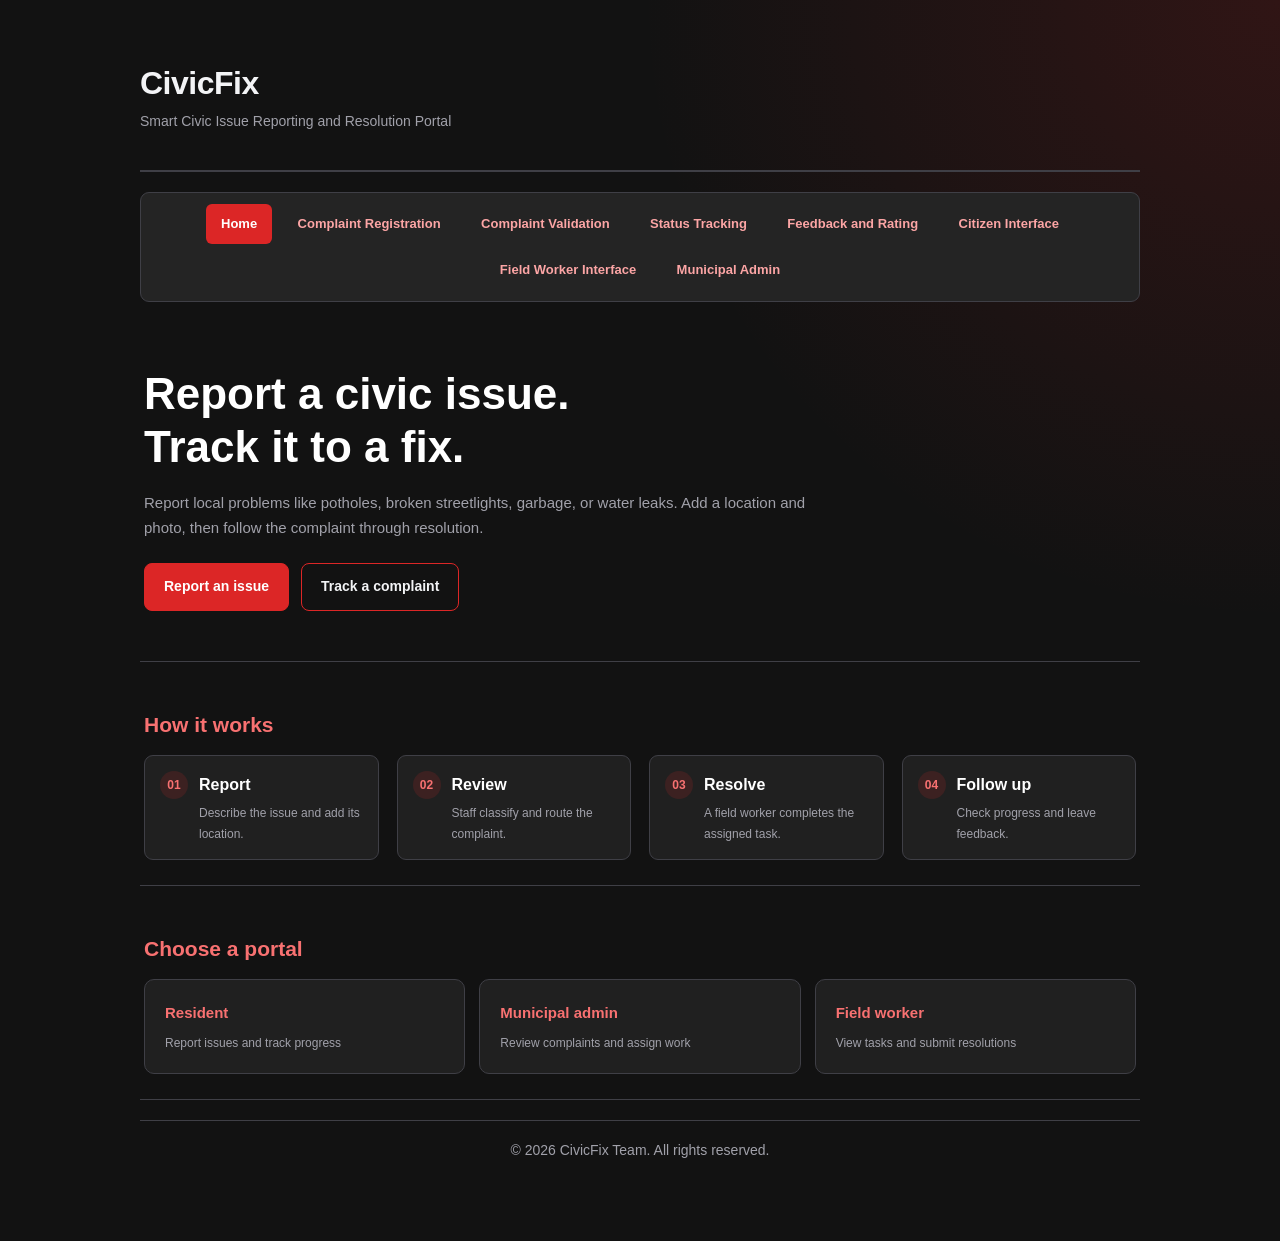
<file: html/index.html>
<!DOCTYPE html>
<html lang="en">
<head>
    <meta charset="UTF-8">
    <meta name="viewport" content="width=device-width, initial-scale=1.0">
    <meta name="description" content="CivicFix helps residents report local issues and follow them through review, assignment, and resolution.">
    <link rel="stylesheet" href="bootstrap.min.css">
    <link rel="stylesheet" href="style.css">
    <link rel="icon" type="image/png" href="../images/favicon.png">
    <title>CivicFix - Smart Civic Issue Reporting</title>
</head>
<body class="landing-body">
    <header>
        <h1>CivicFix</h1>
        <p>Smart Civic Issue Reporting and Resolution Portal</p>
    </header>

    <nav aria-label="Main navigation">
        <a href="index.html" aria-current="page">Home</a>
        <a href="complaint-registration.html">Complaint Registration</a>
        <a href="complaint-validation.html">Complaint Validation</a>
        <a href="status-tracking.html">Status Tracking</a>
        <a href="feedback-and-rating.html">Feedback and Rating</a>
        <a href="citizen.html">Citizen Interface</a>
        <a href="field-worker.html">Field Worker Interface</a>
        <a href="municipal-admin.html">Municipal Admin</a>
    </nav>

    <main class="landing-main">
        <section class="landing-hero">
            <div class="hero-copy">
                <h2>Report a civic issue.<br>Track it to a fix.</h2>
                <p>Report local problems like potholes, broken streetlights, garbage, or water leaks. Add a location and photo, then follow the complaint through resolution.</p>
                <div class="hero-actions">
                    <a href="citizen.html#report-issue">Report an issue</a>
                    <a href="status-tracking.html">Track a complaint</a>
                </div>
            </div>
        </section>

        <section class="workflow-section">
            <h2>How it works</h2>
            <ol class="workflow-steps">
                <li><span class="step-number">01</span><strong>Report</strong><span>Describe the issue and add its location.</span></li>
                <li><span class="step-number">02</span><strong>Review</strong><span>Staff classify and route the complaint.</span></li>
                <li><span class="step-number">03</span><strong>Resolve</strong><span>A field worker completes the assigned task.</span></li>
                <li><span class="step-number">04</span><strong>Follow up</strong><span>Check progress and leave feedback.</span></li>
            </ol>
        </section>

        <section class="portal-section">
            <h2>Choose a portal</h2>
            <div class="portal-links">
                <a href="citizen.html">
                    <strong>Resident</strong>
                    <span>Report issues and track progress</span>
                </a>
                <a href="municipal-admin.html">
                    <strong>Municipal admin</strong>
                    <span>Review complaints and assign work</span>
                </a>
                <a href="field-worker.html">
                    <strong>Field worker</strong>
                    <span>View tasks and submit resolutions</span>
                </a>
            </div>
        </section>

    </main>

    <footer>
        <p>&copy; 2026 CivicFix Team. All rights reserved.</p>
    </footer>
</body>
</html>
</file>
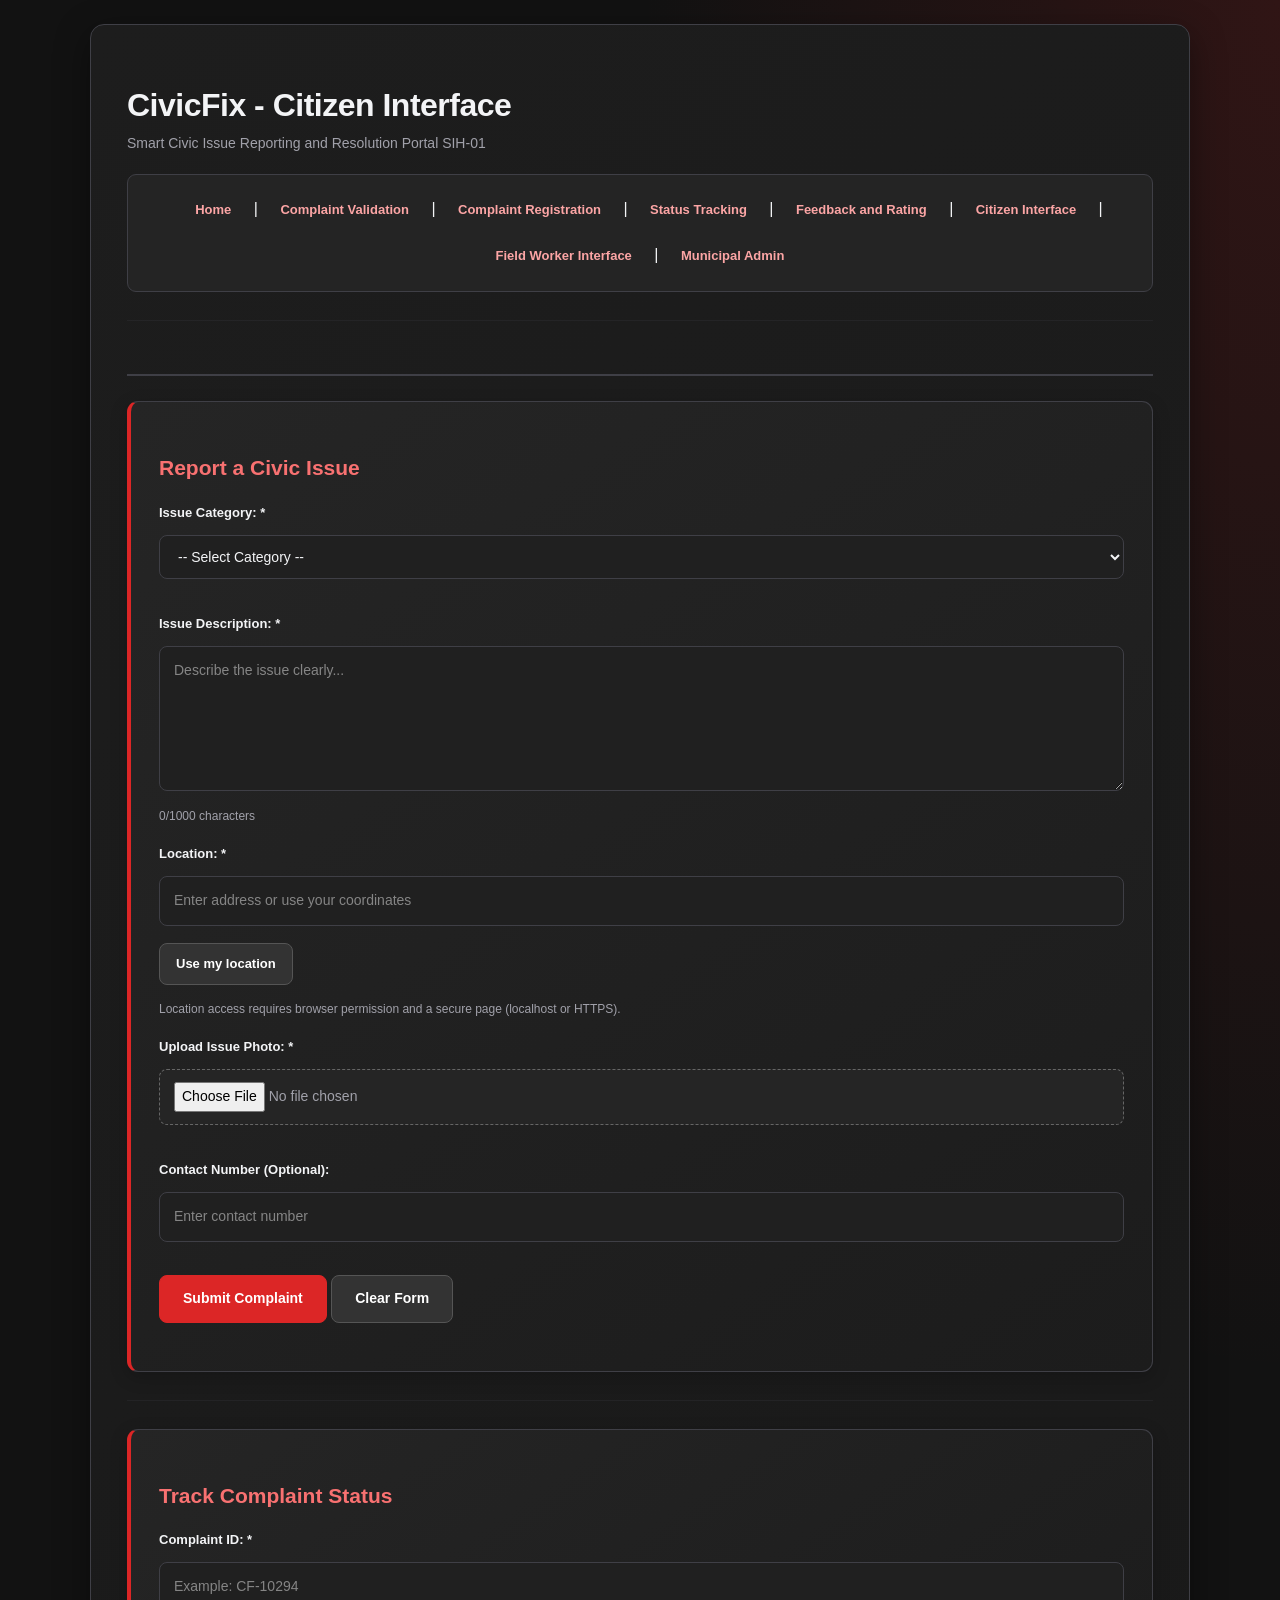
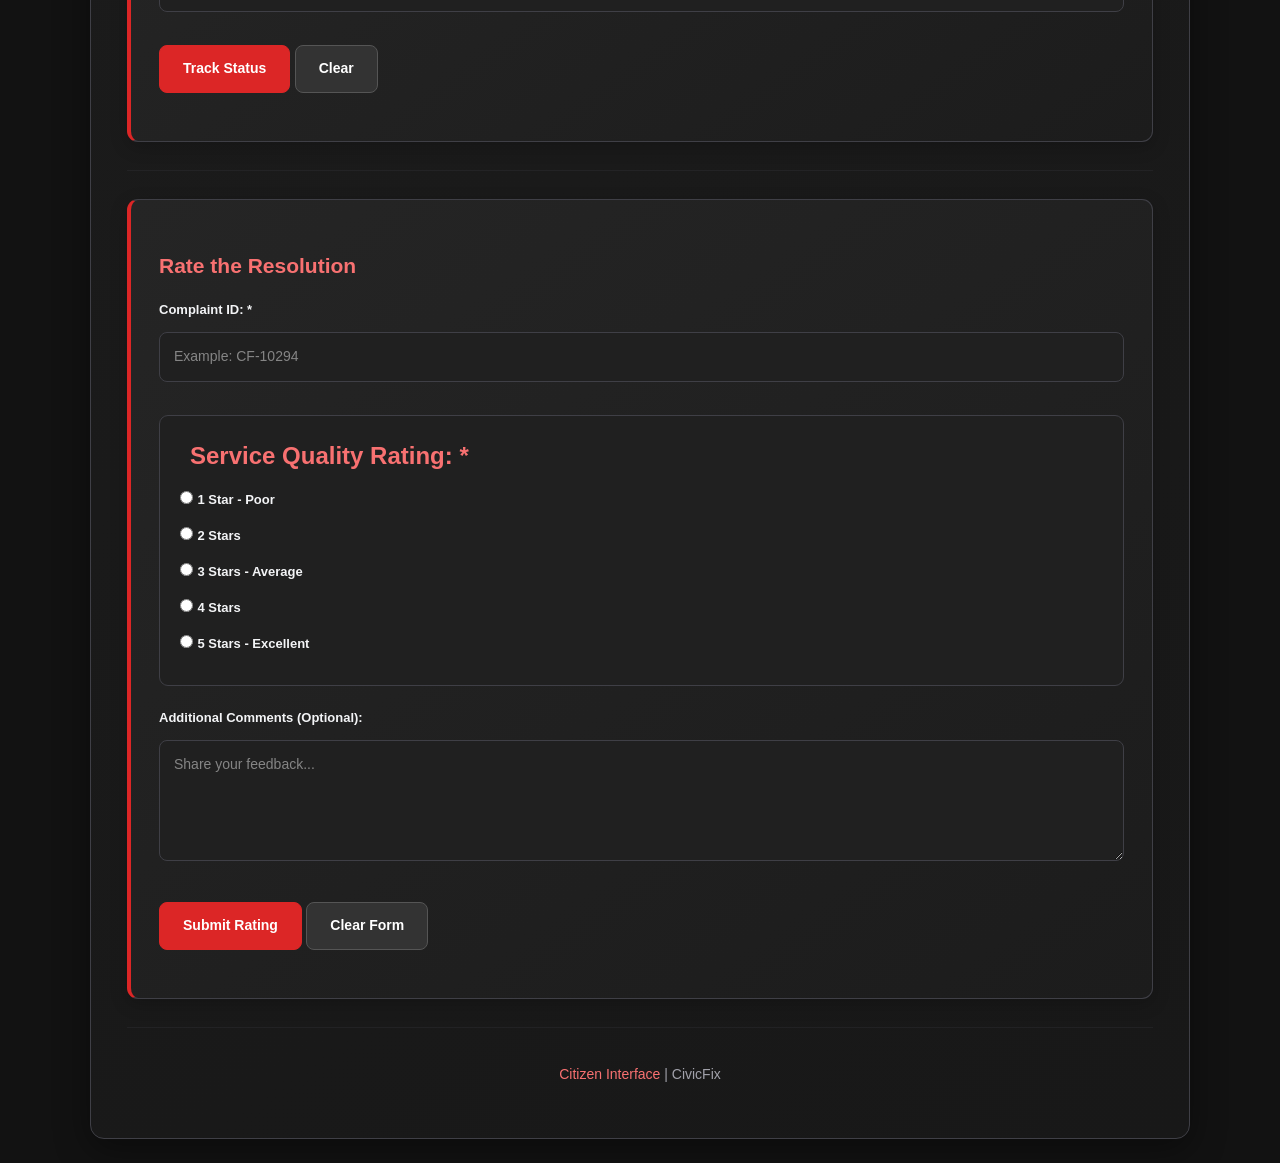
<file: html/citizen.html>
<!DOCTYPE html>
<html lang="en">
<head>
    <meta charset="UTF-8">
    <meta name="viewport" content="width=device-width, initial-scale=1.0">
    <link rel="stylesheet" href="bootstrap.min.css">
    <link rel="stylesheet" href="style.css">
    <script src="app.js" defer></script>
    <link rel="icon" type="image/png" href="../images/favicon.png">
    <title>CivicFix - Citizen Interface</title>
</head>
<body>
    <center>
    <header>
        <h1>CivicFix - Citizen Interface</h1>
        <p>Smart Civic Issue Reporting and Resolution Portal SIH-01</p>
        <nav>
            <a href="index.html">Home</a> |
            <a href="complaint-validation.html">Complaint Validation</a> |
            <a href="complaint-registration.html">Complaint Registration</a> |
            <a href="status-tracking.html">Status Tracking</a> |
            <a href="feedback-and-rating.html">Feedback and Rating</a> |
            <a href="citizen.html">Citizen Interface</a> |
            <a href="field-worker.html">Field Worker Interface</a> |
            <a href="municipal-admin.html">Municipal Admin</a>
        </nav>
        <hr>
    </header>

    <main>
        <section id="report-issue">
            <h2>Report a Civic Issue</h2>

            <form id="reportForm">
                <p>
                    <label for="category">Issue Category: <strong>*</strong></label><br>
                    <select id="category" name="category" required>
                        <option value="">-- Select Category --</option>
                        <option value="pothole">Pothole / Road Repair</option>
                        <option value="streetlight">Streetlight Failure</option>
                        <option value="garbage">Garbage Accumulation</option>
                        <option value="water">Sewage / Water Leakage</option>
                    </select>
                </p>
                <p>
                    <label for="description">Issue Description: <strong>*</strong></label><br>
                    <textarea id="description" name="description" rows="5" cols="45" minlength="10" maxlength="1000" required placeholder="Describe the issue clearly..."></textarea>
                    <span class="field-hint" id="descriptionCount" aria-live="polite">0/1000 characters</span>
                </p>
                <p>
                    <label for="location">Location: <strong>*</strong></label><br>
                    <input type="text" id="location" name="location" maxlength="180" required placeholder="Enter address or use your coordinates" aria-describedby="locationHint locationMessage">
                    <button id="useCurrentLocation" class="location-button" type="button">Use my location</button>
                    <span class="field-hint location-hint" id="locationHint">Location access requires browser permission and a secure page (localhost or HTTPS).</span>
                </p>
                <p class="form-feedback" id="locationMessage" role="status" aria-live="polite"></p>
                <p>
                    <label for="photo">Upload Issue Photo: <strong>*</strong></label><br>
                    <input type="file" id="photo" name="photo" accept="image/*" required>
                </p>
                <p class="form-feedback" id="photoMessage" role="status" aria-live="polite"></p>
                <img id="photoPreview" class="photo-preview" alt="Preview of the selected issue photo" hidden>
                <button id="cancelPhoto" class="photo-cancel-button" type="button" hidden>Remove selected photo</button>
                <p>
                    <label for="contact">Contact Number (Optional):</label><br>
                    <input type="tel" id="contact" name="contact" pattern="[0-9+() -]{7,18}" placeholder="Enter contact number">
                </p>
                <button type="submit">Submit Complaint</button>
                <button type="reset">Clear Form</button>
                <p class="form-feedback" id="reportMessage" role="status" aria-live="polite"></p>
            </form>
        </section>

        <hr>

        <section>
            <h2>Track Complaint Status</h2>

            <form action="#" method="get">
                <p>
                    <label for="complaint_id">Complaint ID: <strong>*</strong></label><br>
                    <input type="text" id="complaint_id" name="complaint_id" required pattern="CF-[A-Za-z0-9-]+" placeholder="Example: CF-10294">
                </p>
                <button type="submit">Track Status</button>
                <button type="reset">Clear</button>
            </form>
        </section>

        <hr>

        <section>
            <h2>Rate the Resolution</h2>

            <form id="ratingForm">
                <p>
                    <label for="rate_complaint_id">Complaint ID: <strong>*</strong></label><br>
                    <input type="text" id="rate_complaint_id" name="complaint_id" required placeholder="Example: CF-10294">
                </p>
                <fieldset>
                    <legend>Service Quality Rating: <strong>*</strong></legend>
                    <input type="radio" id="star1" name="rating" value="1" required>
                    <label for="star1">1 Star - Poor</label><br>
                    <input type="radio" id="star2" name="rating" value="2">
                    <label for="star2">2 Stars</label><br>
                    <input type="radio" id="star3" name="rating" value="3">
                    <label for="star3">3 Stars - Average</label><br>
                    <input type="radio" id="star4" name="rating" value="4">
                    <label for="star4">4 Stars</label><br>
                    <input type="radio" id="star5" name="rating" value="5">
                    <label for="star5">5 Stars - Excellent</label>
                </fieldset>
                <p class="form-feedback" id="ratingMessage" role="status" aria-live="polite"></p>
                <p>
                    <label for="feedback">Additional Comments (Optional):</label><br>
                    <textarea id="feedback" name="feedback" rows="4" cols="45" maxlength="500" placeholder="Share your feedback..."></textarea>
                </p>
                <button type="submit">Submit Rating</button>
                <button type="reset">Clear Form</button>
            </form>
        </section>
    </main>

    <hr>
    <footer><p><a href="citizen.html">Citizen Interface</a> | CivicFix</p></footer>
    </center>
</body>
</html>
</file>
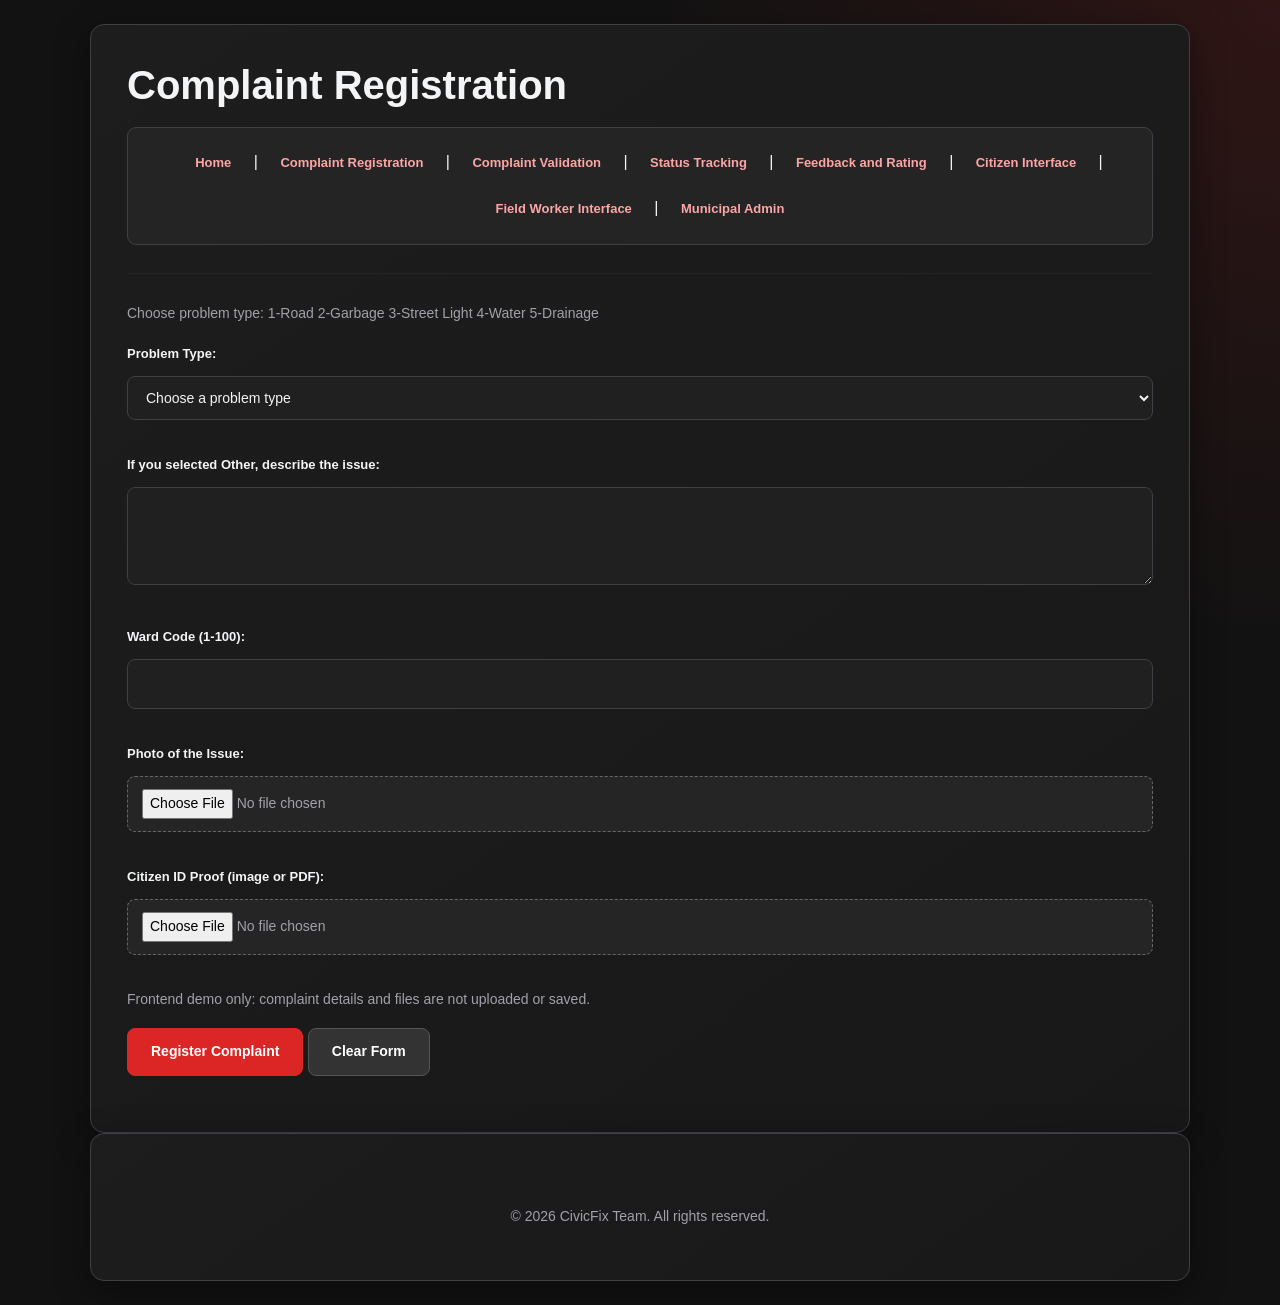
<file: html/complaint-registration.html>
<!DOCTYPE html>
<html lang="en">
<head>
    <meta charset="UTF-8">
    <meta name="viewport" content="width=device-width, initial-scale=1.0">
    <link rel="stylesheet" href="bootstrap.min.css">
    <link rel="stylesheet" href="style.css">
    <script src="app.js" defer></script>
    <link rel="icon" type="image/png" href="../images/favicon.png">
    <title>Complaint Registration</title>
</head>
<body>
    <center>
    <h1>Complaint Registration</h1>
    <nav>
        <a href="index.html">Home</a> |
        <a href="complaint-registration.html">Complaint Registration</a> |
        <a href="complaint-validation.html">Complaint Validation</a> |
        <a href="status-tracking.html">Status Tracking</a> |
        <a href="feedback-and-rating.html">Feedback and Rating</a> |
        <a href="citizen.html">Citizen Interface</a> |
        <a href="field-worker.html">Field Worker Interface</a> |
        <a href="municipal-admin.html">Municipal Admin</a>
    </nav>
    <hr>

    <form id="registrationForm">
        <p>Choose problem type: 1-Road 2-Garbage 3-Street Light 4-Water 5-Drainage</p>
        <p>
            <label for="problemType">Problem Type:</label><br>
            <select id="problemType" name="problemType" required>
                <option value="">Choose a problem type</option> 
                <option value="1">1 - Road</option>
                <option value="2">2 - Garbage</option>
                <option value="3">3 - Street Light</option>
                <option value="4">4 - Water</option>
                <option value="5">5 - Drainage</option>
                <option value="other">Other</option>
            </select>
        </p>
        <p>
            <label for="otherIssue">If you selected Other, describe the issue:</label><br>
            <textarea id="otherIssue" name="otherIssue" rows="3" cols="35"></textarea>
        </p>
        <p>
            <label for="wardcode">Ward Code (1-100):</label><br>
            <input type="number" id="wardcode" name="wardcode" min="1" max="100" required>
        </p>
        <p>
            <label for="issuePhoto">Photo of the Issue:</label><br>
            <input type="file" id="issuePhoto" name="issuePhoto" accept="image/*" required aria-describedby="issuePhotoMessage">
        </p>
        <p class="form-feedback" id="issuePhotoMessage" role="status" aria-live="polite"></p>
        <img id="issuePhotoPreview" class="photo-preview" alt="Preview of the selected issue photo" hidden>
        <button id="cancelIssuePhoto" class="photo-cancel-button" type="button" hidden>Remove issue photo</button>
        <p>
            <label for="citizenIdProof">Citizen ID Proof (image or PDF):</label><br>
            <input type="file" id="citizenIdProof" name="citizenIdProof" accept="image/*,.pdf" required aria-describedby="citizenIdProofMessage">
        </p>
        <p class="form-feedback" id="citizenIdProofMessage" role="status" aria-live="polite"></p>
        <img id="citizenIdProofPreview" class="photo-preview" alt="Preview of the selected citizen ID proof" hidden>
        <button id="cancelCitizenIdProof" class="photo-cancel-button" type="button" hidden>Remove ID proof</button>
        <p>Frontend demo only: complaint details and files are not uploaded or saved.</p>
        <button type="submit">Register Complaint</button>
        <button type="reset">Clear Form</button>
    </form>

    <div id="registrationResult" class="form-feedback" role="status" aria-live="polite"></div>
    </center>
    <center>
    <footer>
        <p>&copy; 2026 CivicFix Team. All rights reserved.</p>
    </footer>
    </center>
</body>
</html>
</file>
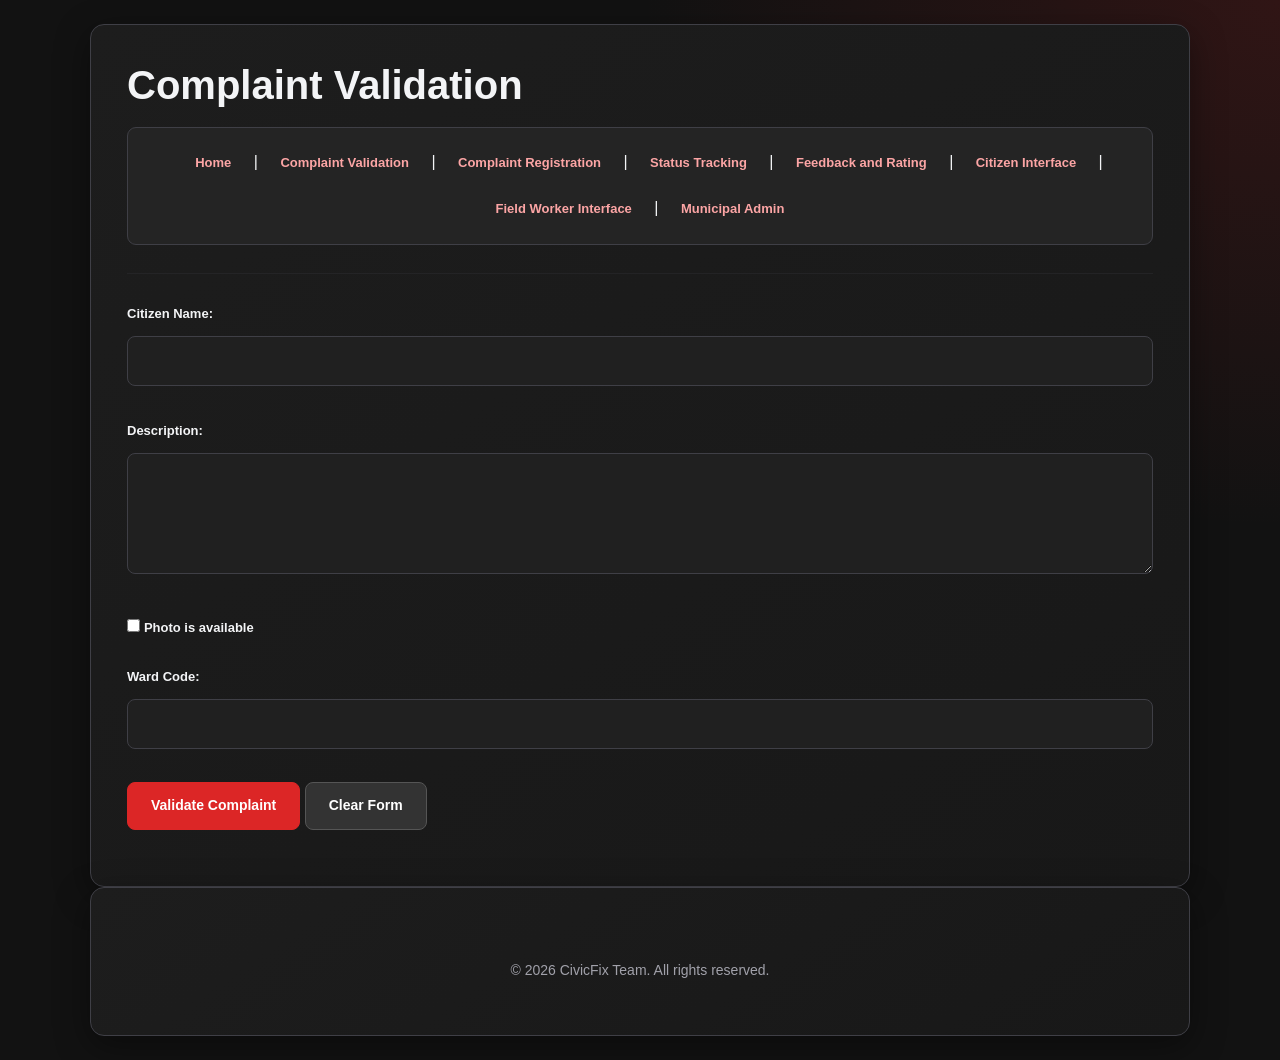
<file: html/complaint-validation.html>
<!DOCTYPE html>
<html lang="en">
<head>
    <meta charset="UTF-8">
    <meta name="viewport" content="width=device-width, initial-scale=1.0">
    <link rel="stylesheet" href="bootstrap.min.css">
    <link rel="stylesheet" href="style.css">
    <link rel="icon" type="image/png" href="../images/favicon.png">
    <title>Complaint Validation</title>
</head>
<body>
    <center>
    <h1>Complaint Validation</h1>
    <nav>
        <a href="index.html">Home</a> |
        <a href="complaint-validation.html">Complaint Validation</a> |
        <a href="complaint-registration.html">Complaint Registration</a> |
        <a href="status-tracking.html">Status Tracking</a> |
        <a href="feedback-and-rating.html">Feedback and Rating</a> |
        <a href="citizen.html">Citizen Interface</a> |
        <a href="field-worker.html">Field Worker Interface</a> |
        <a href="municipal-admin.html">Municipal Admin</a>
    </nav>
    <hr>

    <form id="validationForm">
        <p>
            <label for="citizenName">Citizen Name:</label><br>
            <input type="text" id="citizenName" name="citizenName">
        </p>
        <p>
            <label for="description">Description:</label><br>
            <textarea id="description" name="description" rows="4" cols="35"></textarea>
        </p>
        <p>
            <input type="checkbox" id="photoAvailable" name="photoAvailable">
            <label for="photoAvailable">Photo is available</label>
        </p>
        <p>
            <label for="wardcode">Ward Code:</label><br>
            <input type="number" id="wardcode" name="wardcode">
        </p>
        <button type="submit">Validate Complaint</button>
        <button type="reset">Clear Form</button>
    </form>

    <div id="validationResult"></div>
    </center>
    <center>
    <footer>
        <p>&copy; 2026 CivicFix Team. All rights reserved.</p>
    </footer>
    </center>
</body>
</html>
</file>
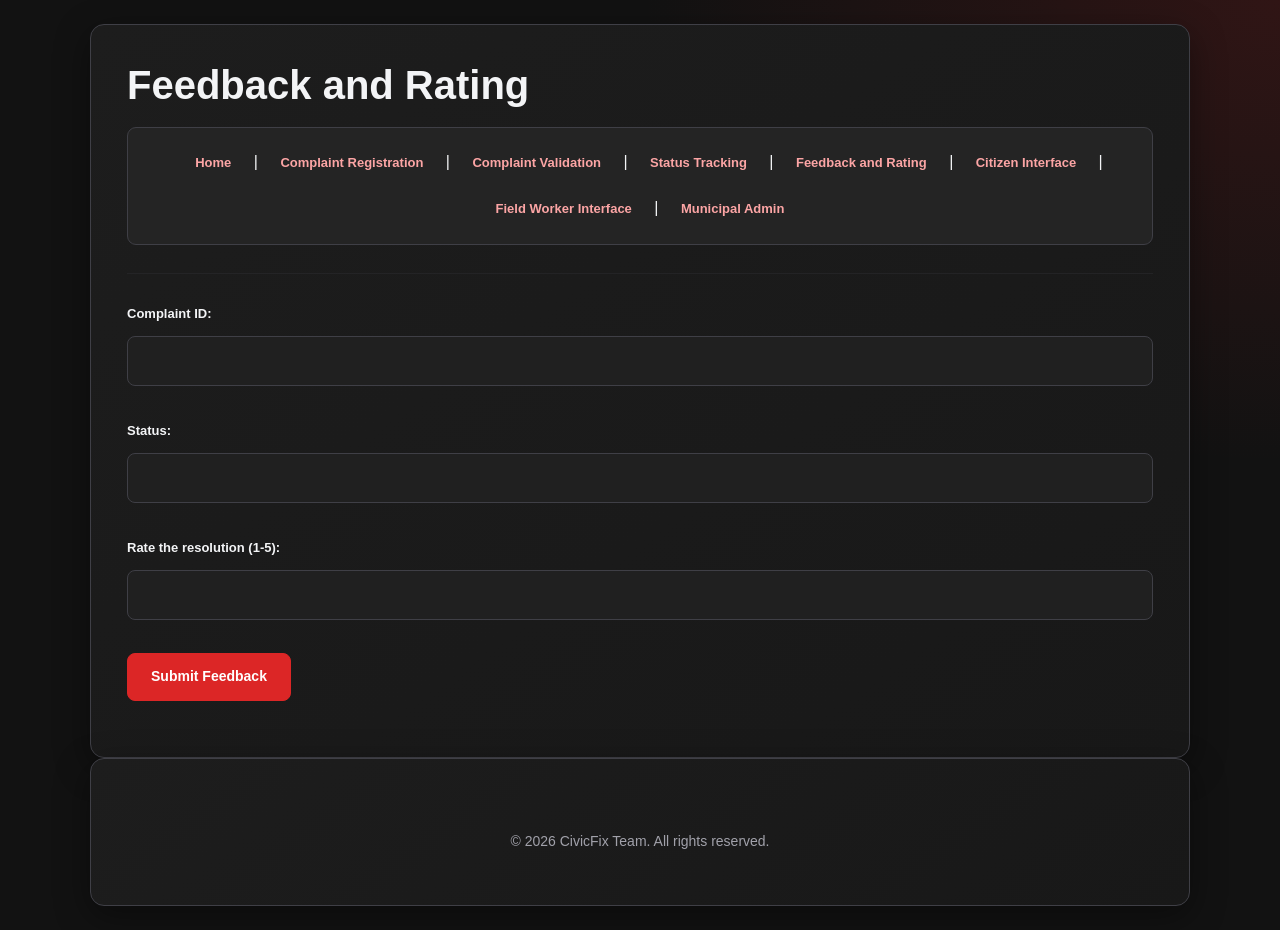
<file: html/feedback-and-rating.html>
<!DOCTYPE html>
<html lang="en">
<head>
    <meta charset="UTF-8">
    <meta name="viewport" content="width=device-width, initial-scale=1.0">
    <link rel="stylesheet" href="bootstrap.min.css">
    <link rel="stylesheet" href="style.css">
    <link rel="icon" type="image/png" href="../images/favicon.png">
    <title>Feedback and Rating</title>
</head>
<body>
    <center>
    <h1>Feedback and Rating</h1>
    <nav>
        <a href="index.html">Home</a> |
        <a href="complaint-registration.html">Complaint Registration</a> |
        <a href="complaint-validation.html">Complaint Validation</a> |
        <a href="status-tracking.html">Status Tracking</a> |
        <a href="feedback-and-rating.html">Feedback and Rating</a> |
        <a href="citizen.html">Citizen Interface</a> |
        <a href="field-worker.html">Field Worker Interface</a> |
        <a href="municipal-admin.html">Municipal Admin</a>
    </nav>
    <hr>

    <form id="feedbackForm">
        <p>
            <label for="complaintId">Complaint ID:</label><br>
            <input type="number" id="complaintId" name="complaintId" min="1" step="1" required>
        </p>
        <p>
            <label for="status">Status:</label><br>
            <input type="text" id="status" name="status" required>
        </p>
        <p id="ratingPrompt">
            <label for="rating">Rate the resolution (1-5):</label><br>
            <input type="number" id="rating" name="rating" step="1">
        </p>
        <button type="submit">Submit Feedback</button>
    </form>

    <div id="feedbackResult"></div>
    </center>
    <center>
    <footer>
        <p>&copy; 2026 CivicFix Team. All rights reserved.</p>
    </footer>
    </center>
</body>
</html>
</file>
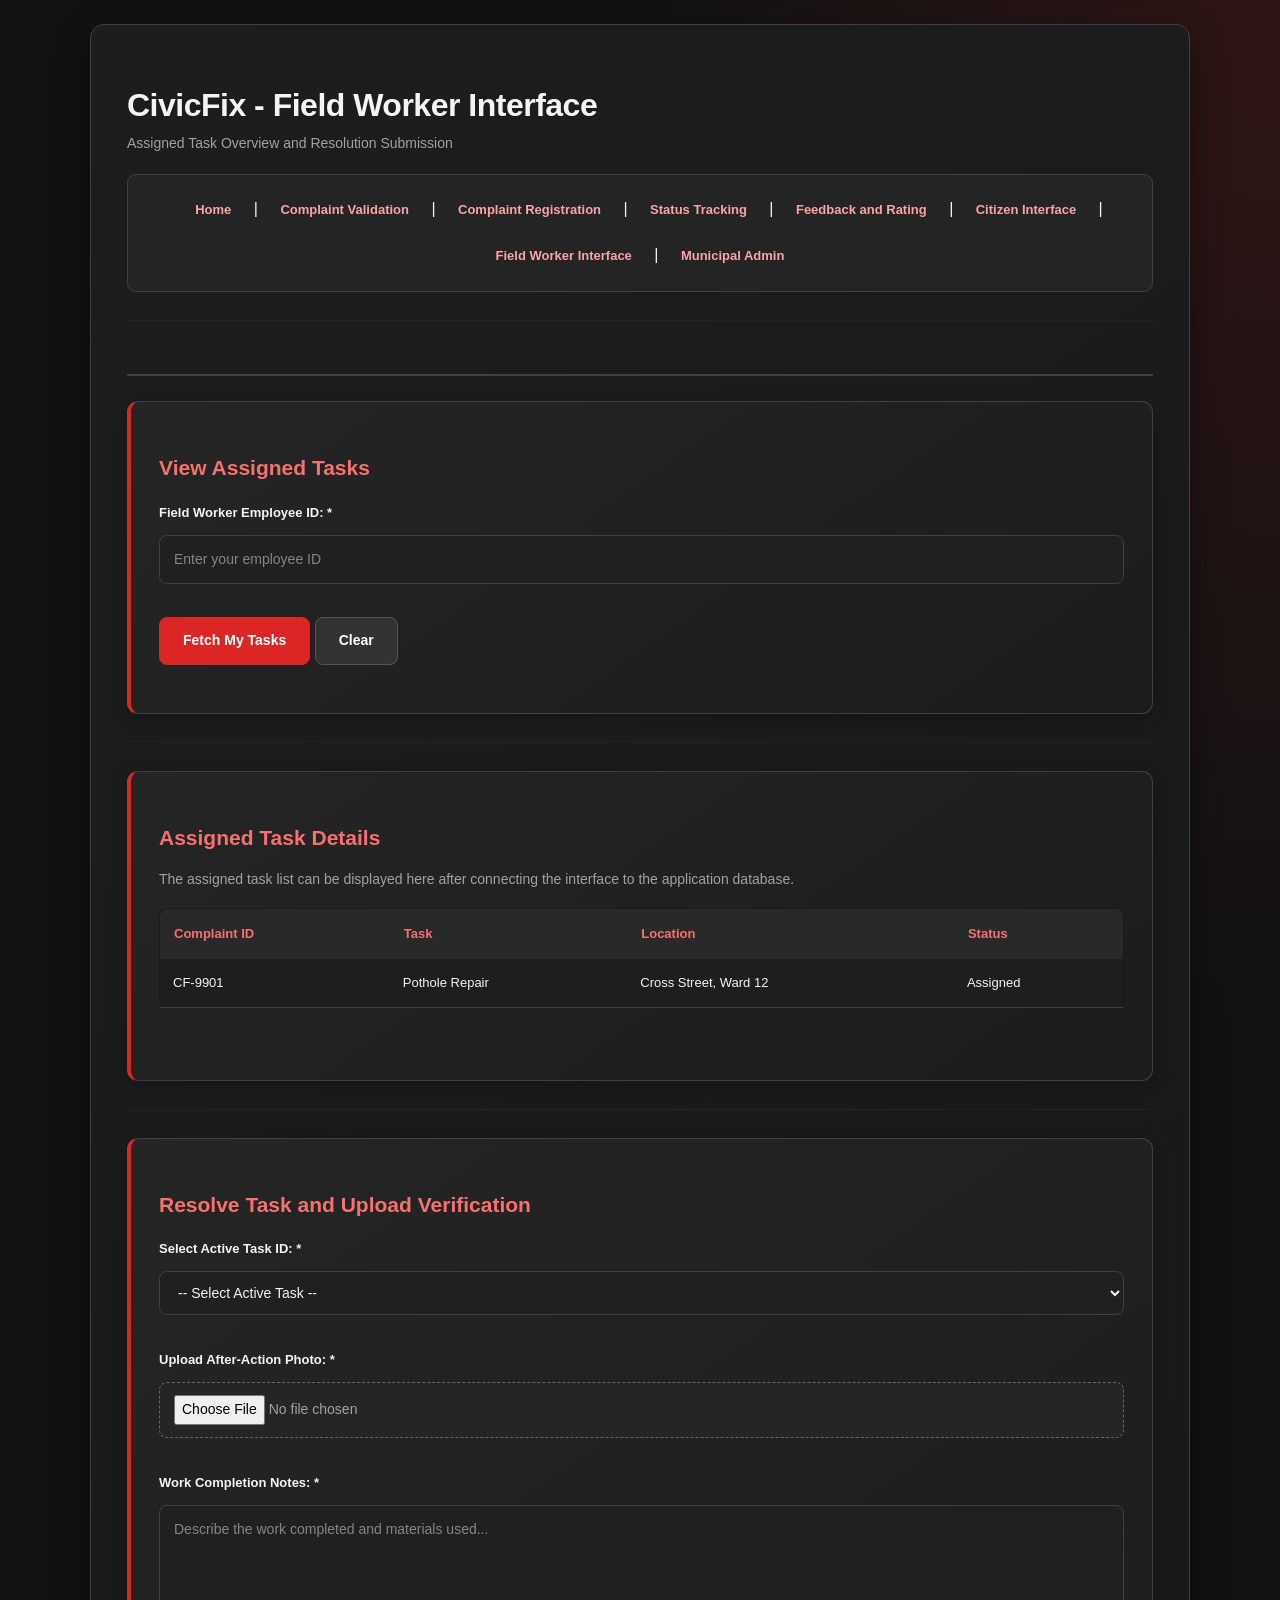
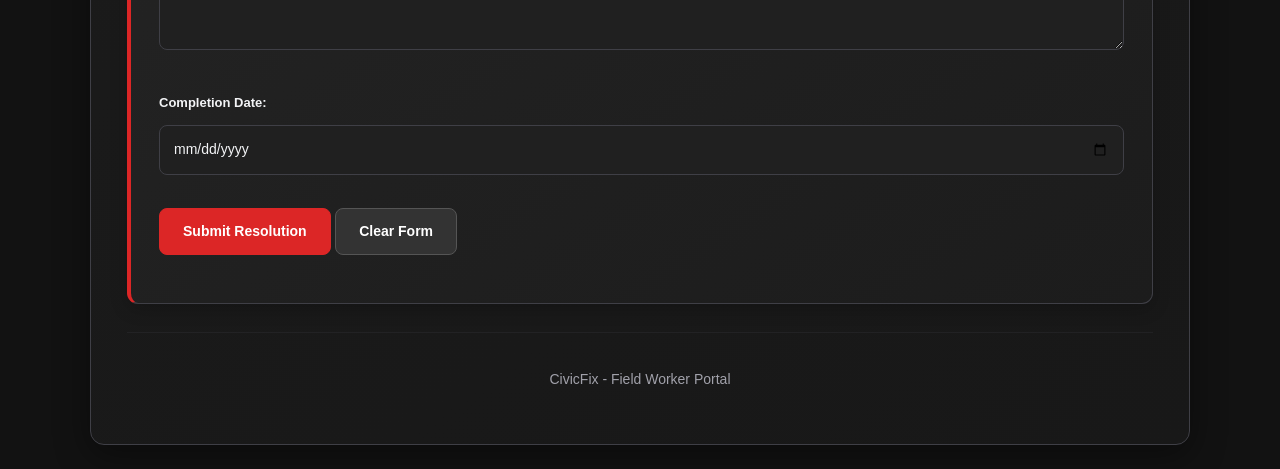
<file: html/field-worker.html>
<!DOCTYPE html>
<html lang="en">
<head>
    <meta charset="UTF-8">
    <meta name="viewport" content="width=device-width, initial-scale=1.0">
    <link rel="stylesheet" href="bootstrap.min.css">
    <link rel="stylesheet" href="style.css">
    <link rel="icon" type="image/png" href="../images/favicon.png">
    <title>CivicFix - Field Worker Interface</title>
</head>
<body>
    <center>
    <header>
        <h1>CivicFix - Field Worker Interface</h1>
        <p>Assigned Task Overview and Resolution Submission</p>
        <nav>
            <a href="index.html">Home</a> |
            <a href="complaint-validation.html">Complaint Validation</a> |
            <a href="complaint-registration.html">Complaint Registration</a> |
            <a href="status-tracking.html">Status Tracking</a> |
            <a href="feedback-and-rating.html">Feedback and Rating</a> |
            <a href="citizen.html">Citizen Interface</a> |
            <a href="field-worker.html">Field Worker Interface</a> |
            <a href="municipal-admin.html">Municipal Admin</a>
        </nav>
        <hr>
    </header>

    <main>
        <section>
            <h2>View Assigned Tasks</h2>

            <form>
                <p>
                    <label for="worker_id">Field Worker Employee ID: <strong>*</strong></label><br>
                    <input type="text" id="worker_id" name="worker_id" required maxlength="40" placeholder="Enter your employee ID">
                </p>
                <button type="submit">Fetch My Tasks</button>
                <button type="reset">Clear</button>
            </form>
        </section>

        <hr>

        <section>
            <h2>Assigned Task Details</h2>
            <p>The assigned task list can be displayed here after connecting the interface to the application database.</p>
            <table border="1" cellpadding="8">
                <caption>Example Active Task</caption>
                <thead>
                    <tr>
                        <th>Complaint ID</th>
                        <th>Task</th>
                        <th>Location</th>
                        <th>Status</th>
                    </tr>
                </thead>
                <tbody>
                    <tr>
                        <td>CF-9901</td>
                        <td>Pothole Repair</td>
                        <td>Cross Street, Ward 12</td>
                        <td>Assigned</td>
                    </tr>
                </tbody>
            </table>
        </section>

        <hr>

        <section>
            <h2>Resolve Task and Upload Verification</h2>

            <form>
                <p>
                    <label for="task_complaint_id">Select Active Task ID: <strong>*</strong></label><br>
                    <select id="task_complaint_id" name="complaint_id" required>
                        <option value="">-- Select Active Task --</option>
                        <option value="CF-9901">CF-9901 - Pothole Repair - Cross Street</option>
                    </select>
                </p>
                <p>
                    <label for="after_photo">Upload After-Action Photo: <strong>*</strong></label><br>
                    <input type="file" id="after_photo" name="after_photo" accept="image/*" required>
                </p>
                <p>
                    <label for="work_notes">Work Completion Notes: <strong>*</strong></label><br>
                    <textarea id="work_notes" name="work_notes" rows="5" cols="45" minlength="5" maxlength="1000" required placeholder="Describe the work completed and materials used..."></textarea>
                </p>
                <p>
                    <label for="completion_date">Completion Date:</label><br>
                    <input type="date" id="completion_date" name="completion_date">
                </p>
                <button type="submit">Submit Resolution</button>
                <button type="reset">Clear Form</button>
            </form>
        </section>
    </main>

    <hr>
    <footer><p>CivicFix - Field Worker Portal</p></footer>
    </center>
</body>
</html>
</file>
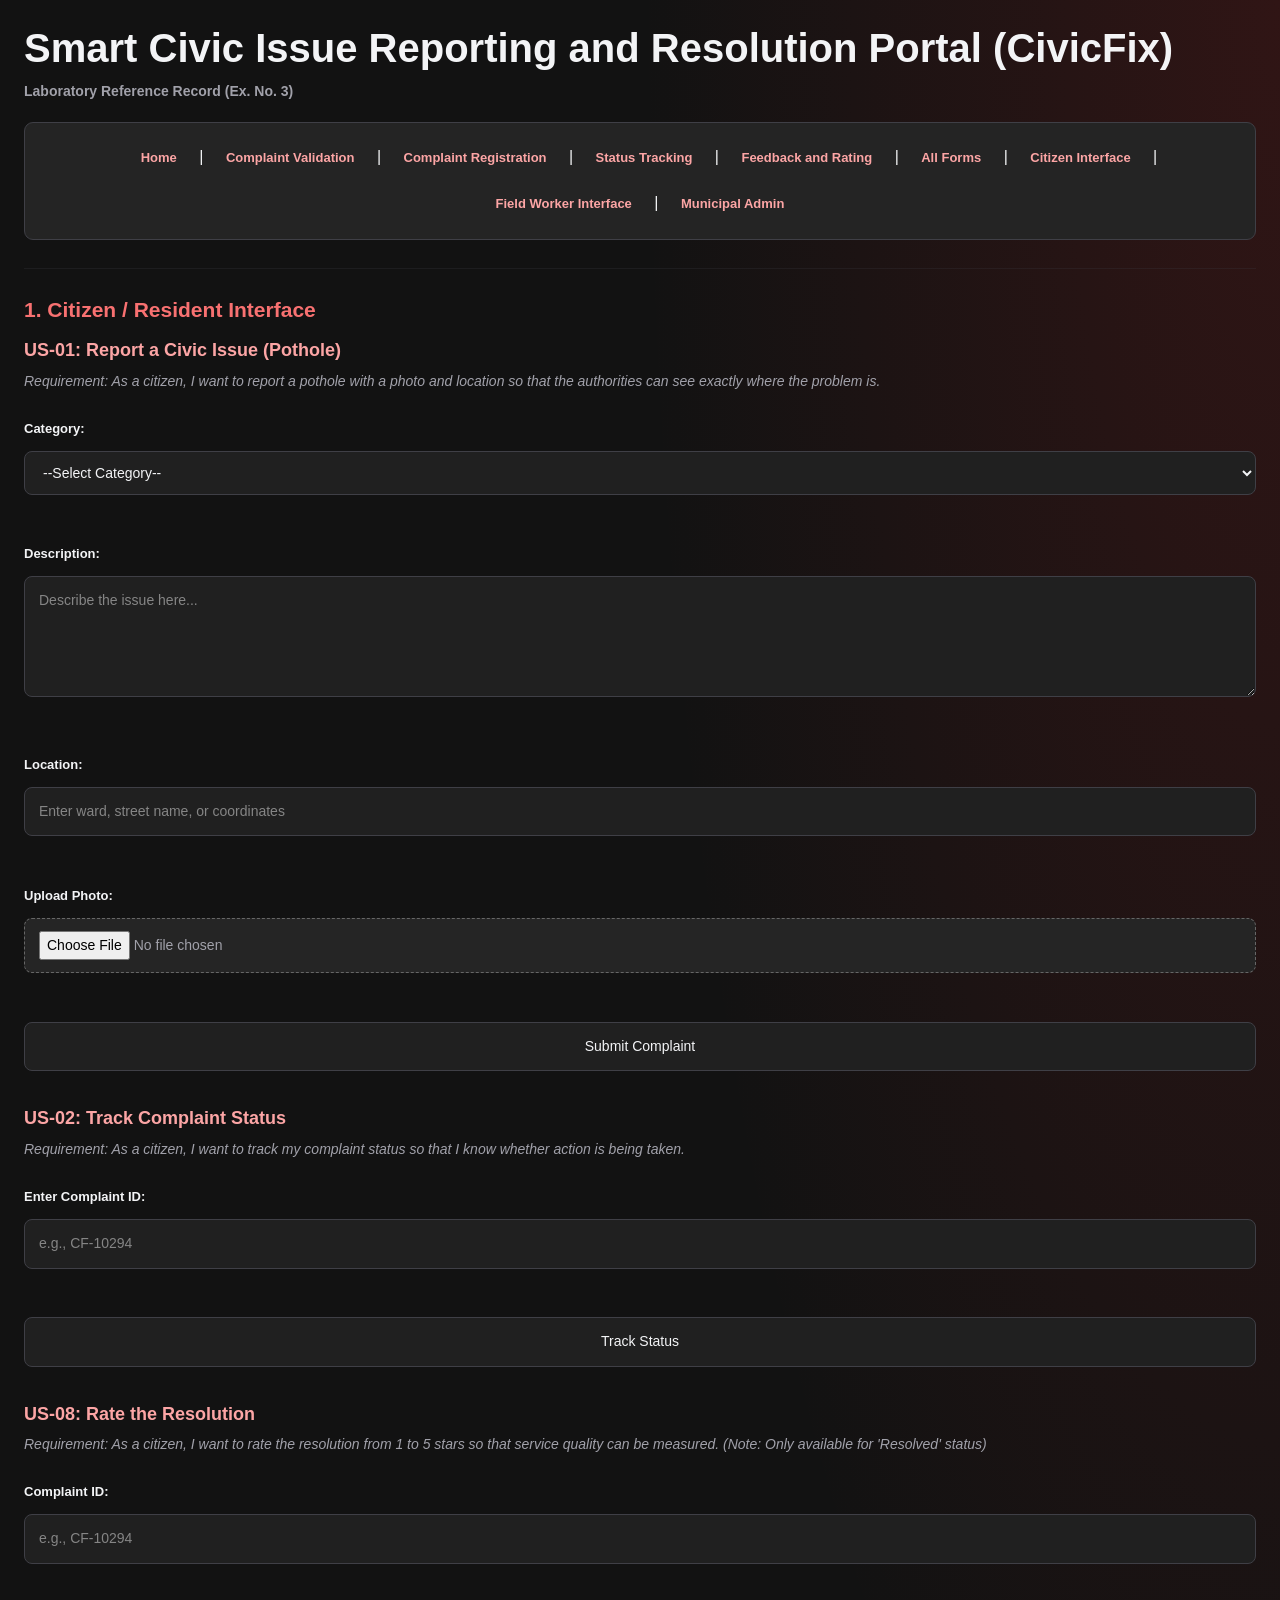
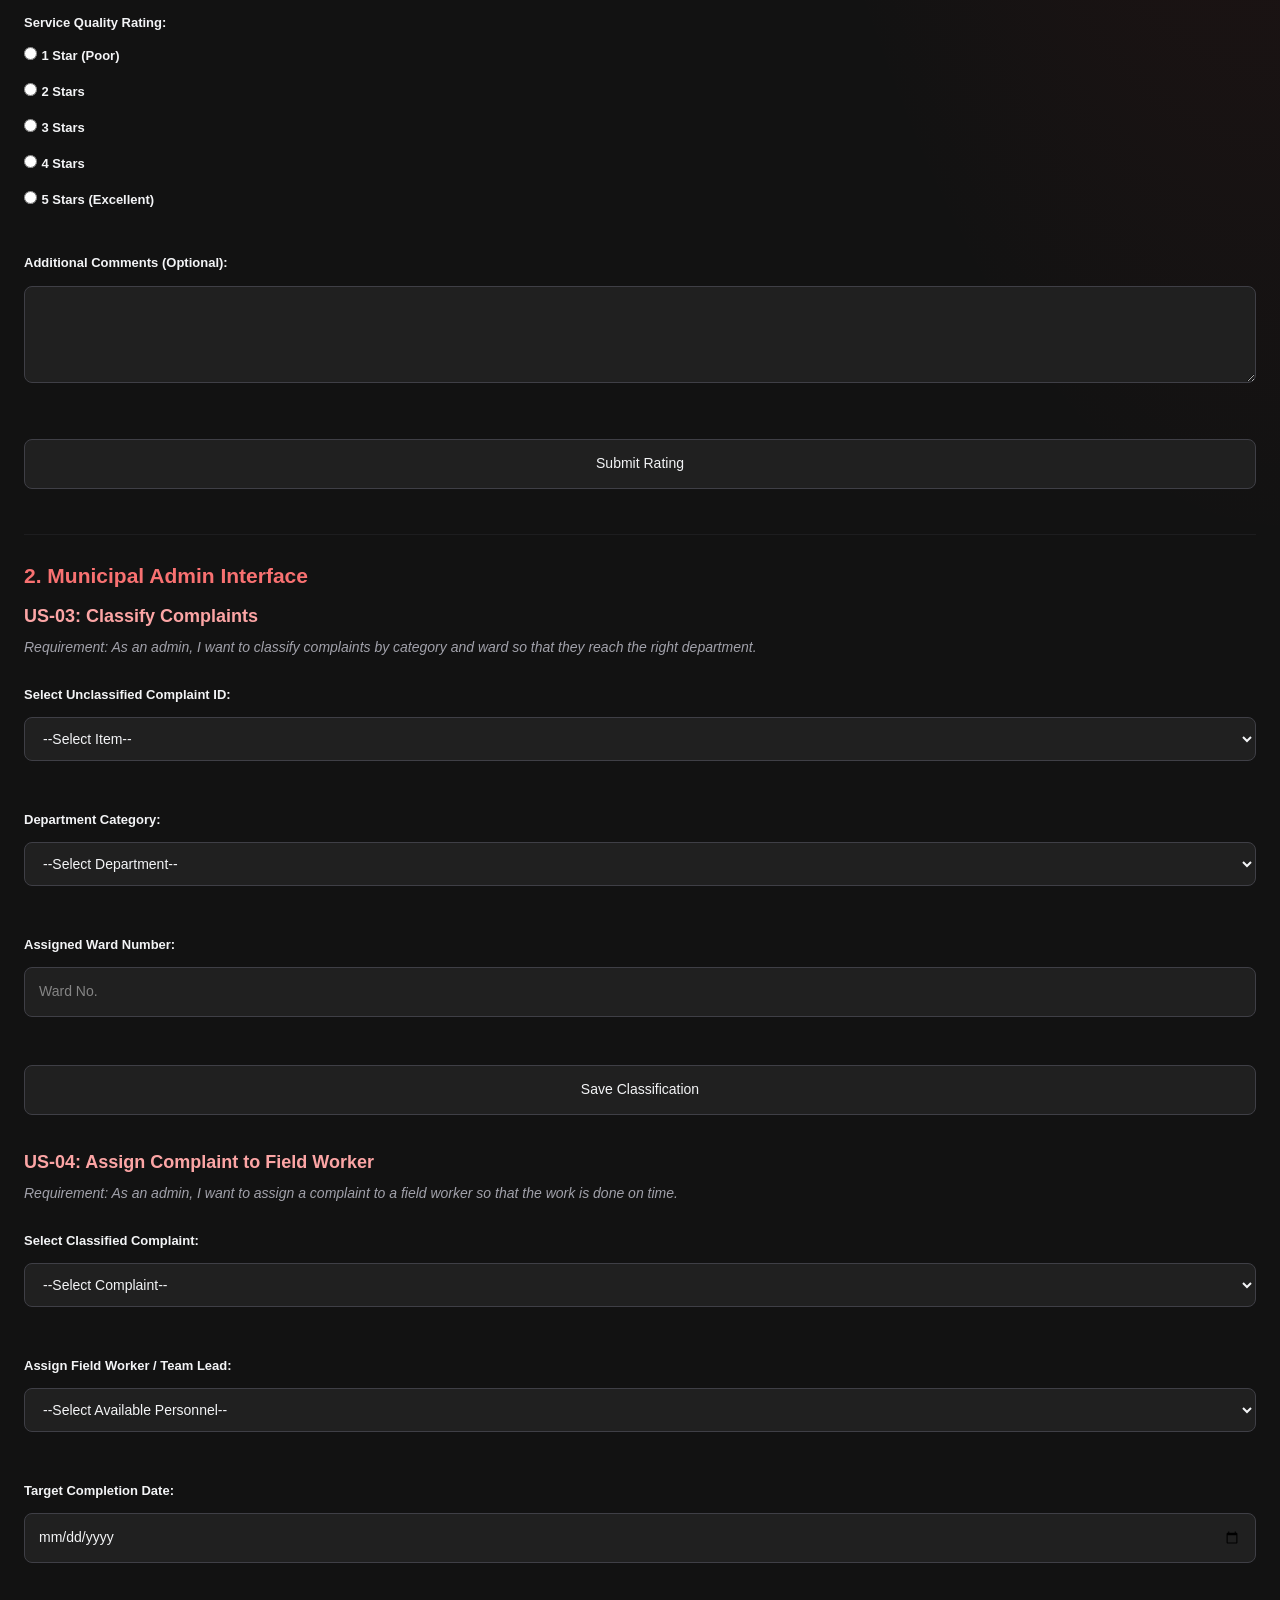
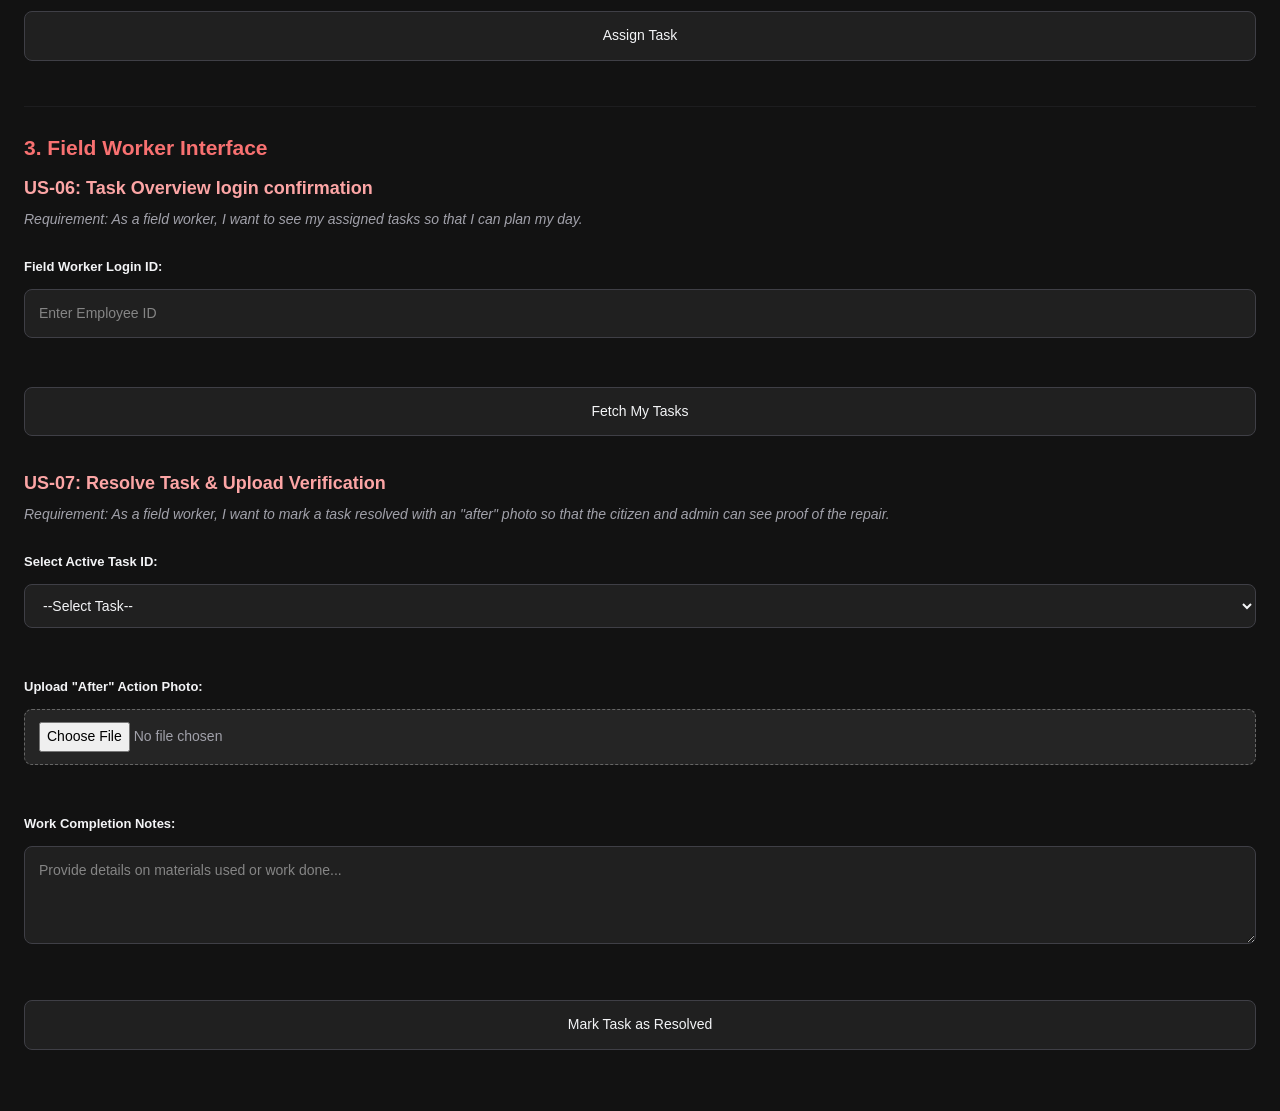
<file: html/forms.html>
<!DOCTYPE html>
<html lang="en">
<head>
    <meta charset="UTF-8">
    <meta name="viewport" content="width=device-width, initial-scale=1.0">
    <link rel="stylesheet" href="bootstrap.min.css">
    <link rel="stylesheet" href="style.css">
    <link rel="icon" type="image/png" href="../images/favicon.png">
    <title>Smart Civic Issue Reporting and Resolution Portal (CivicFix)</title>
</head>
<body>

    <h1>Smart Civic Issue Reporting and Resolution Portal (CivicFix)</h1>
    <p><strong>Laboratory Reference Record (Ex. No. 3)</strong></p>
    <nav>
        <a href="index.html">Home</a> |
        <a href="complaint-validation.html">Complaint Validation</a> |
        <a href="complaint-registration.html">Complaint Registration</a> |
        <a href="status-tracking.html">Status Tracking</a> |
        <a href="feedback-and-rating.html">Feedback and Rating</a> |
        <a href="forms.html">All Forms</a> |
        <a href="citizen.html">Citizen Interface</a> |
        <a href="field-worker.html">Field Worker Interface</a> |
        <a href="municipal-admin.html">Municipal Admin</a>
    </nav>
    <hr>

    <!-- SECTION 1: CITIZEN / RESIDENT FORMS -->
    <h2>1. Citizen / Resident Interface</h2>

    <h3>US-01: Report a Civic Issue (Pothole)</h3>
    <p><em>Requirement: As a citizen, I want to report a pothole with a photo and location so that the authorities can see exactly where the problem is.</em></p>
    <form>
        <label for="category">Category:</label><br>
        <select id="category" name="category" required>
            <option value="">--Select Category--</option>
            <option value="pothole">Pothole / Road Repair</option>
            <option value="streetly">Streetlight Failure</option>
            <option value="garbage">Garbage Accumulation</option>
            <option value="water">Sewage / Water Leakage</option>
        </select>
        <br><br>

        <label for="description">Description:</label><br>
        <textarea id="description" name="description" rows="4" cols="40" required placeholder="Describe the issue here..."></textarea>
        <br><br>

        <label for="location">Location:</label><br>
        <input type="text" id="location" name="location" required placeholder="Enter ward, street name, or coordinates">
        <br><br>

        <label for="photo">Upload Photo:</label><br>
        <input type="file" id="photo" name="photo" accept="image/*" required>
        <br><br>

        <input type="submit" value="Submit Complaint">
    </form>

    <h3>US-02: Track Complaint Status</h3>
    <p><em>Requirement: As a citizen, I want to track my complaint status so that I know whether action is being taken.</em></p>
    <form>
        <label for="complaint_id">Enter Complaint ID:</label><br>
        <input type="text" id="complaint_id" name="complaint_id" required placeholder="e.g., CF-10294">
        <br><br>
        <input type="submit" value="Track Status">
    </form>

    <h3>US-08: Rate the Resolution</h3>
    <p><em>Requirement: As a citizen, I want to rate the resolution from 1 to 5 stars so that service quality can be measured. (Note: Only available for 'Resolved' status)</em></p>
    <form>
        <label for="rate_complaint_id">Complaint ID:</label><br>
        <input type="text" id="rate_complaint_id" name="rate_complaint_id" required placeholder="e.g., CF-10294">
        <br><br>

        <label>Service Quality Rating:</label><br>
        <input type="radio" id="star1" name="rating" value="1"> <label for="star1">1 Star (Poor)</label><br>
        <input type="radio" id="star2" name="rating" value="2"> <label for="star2">2 Stars</label><br>
        <input type="radio" id="star3" name="rating" value="3"> <label for="star3">3 Stars</label><br>
        <input type="radio" id="star4" name="rating" value="4"> <label for="star4">4 Stars</label><br>
        <input type="radio" id="star5" name="rating" value="5"> <label for="star5">5 Stars (Excellent)</label><br>
        <br>

        <label for="rating_feedback">Additional Comments (Optional):</label><br>
        <textarea id="rating_feedback" name="rating_feedback" rows="3" cols="40"></textarea>
        <br><br>

        <input type="submit" value="Submit Rating">
    </form>

    <hr>

    <!-- SECTION 2: MUNICIPAL ADMIN FORMS -->
    <h2>2. Municipal Admin Interface</h2>

    <h3>US-03: Classify Complaints</h3>
    <p><em>Requirement: As an admin, I want to classify complaints by category and ward so that they reach the right department.</em></p>
    <form>
        <label for="admin_complaint_id">Select Unclassified Complaint ID:</label><br>
        <select id="admin_complaint_id" name="admin_complaint_id" required>
            <option value="">--Select Item--</option>
            <option value="CF-9901">CF-9901 (Unassigned Pothole)</option>
            <option value="CF-9902">CF-9902 (Broken Pipe)</option>
        </select>
        <br><br>

        <label for="assign_category">Department Category:</label><br>
        <select id="assign_category" name="assign_category" required>
            <option value="">--Select Department--</option>
            <option value="engineering">Engineering & Roads</option>
            <option value="sanitation">Sanitation & Health</option>
            <option value="electrical">Electrical / Streetlights</option>
            <option value="water_board">Water Supply & Sewage</option>
        </select>
        <br><br>

        <label for="ward_no">Assigned Ward Number:</label><br>
        <input type="number" id="ward_no" name="ward_no" min="1" max="100" required placeholder="Ward No.">
        <br><br>

        <input type="submit" value="Save Classification">
    </form>

    <h3>US-04: Assign Complaint to Field Worker</h3>
    <p><em>Requirement: As an admin, I want to assign a complaint to a field worker so that the work is done on time.</em></p>
    <form>
        <label for="classified_complaint_id">Select Classified Complaint:</label><br>
        <select id="classified_complaint_id" name="classified_complaint_id" required>
            <option value="">--Select Complaint--</option>
            <option value="CF-9901">CF-9901 (Ward 12 - Road Department)</option>
        </select>
        <br><br>

        <label for="field_worker">Assign Field Worker / Team Lead:</label><br>
        <select id="field_worker" name="field_worker" required>
            <option value="">--Select Available Personnel--</option>
            <option value="fw_01">Ramesh Kumar (Roads Crew A)</option>
            <option value="fw_02">Suresh Vignesh (Roads Crew B)</option>
            <option value="fw_03">Amit Singh (Sanitation Lead)</option>
        </select>
        <br><br>

        <label for="due_date">Target Completion Date:</label><br>
        <input type="date" id="due_date" name="due_date" required>
        <br><br>

        <input type="submit" value="Assign Task">
    </form>

    <hr>

    <!-- SECTION 3: FIELD WORKER FORMS -->
    <h2>3. Field Worker Interface</h2>

    <h3>US-06: Task Overview login confirmation</h3>
    <p><em>Requirement: As a field worker, I want to see my assigned tasks so that I can plan my day.</em></p>
    <form>
        <label for="worker_id">Field Worker Login ID:</label><br>
        <input type="text" id="worker_id" name="worker_id" required placeholder="Enter Employee ID">
        <br><br>
        <input type="submit" value="Fetch My Tasks">
    </form>

    <h3>US-07: Resolve Task & Upload Verification</h3>
    <p><em>Requirement: As a field worker, I want to mark a task resolved with an "after" photo so that the citizen and admin can see proof of the repair.</em></p>
    <form>
        <label for="task_complaint_id">Select Active Task ID:</label><br>
        <select id="task_complaint_id" name="task_complaint_id" required>
            <option value="">--Select Task--</option>
            <option value="CF-9901">CF-9901 (Pothole Repair - Cross Street)</option>
        </select>
        <br><br>

        <label for="after_photo">Upload "After" Action Photo:</label><br>
        <input type="file" id="after_photo" name="after_photo" accept="image/*" required>
        <br><br>

        <label for="work_notes">Work Completion Notes:</label><br>
        <textarea id="work_notes" name="work_notes" rows="3" cols="40" placeholder="Provide details on materials used or work done..."></textarea>
        <br><br>

        <input type="submit" value="Mark Task as Resolved">
    </form>

</body>
</html>
</file>
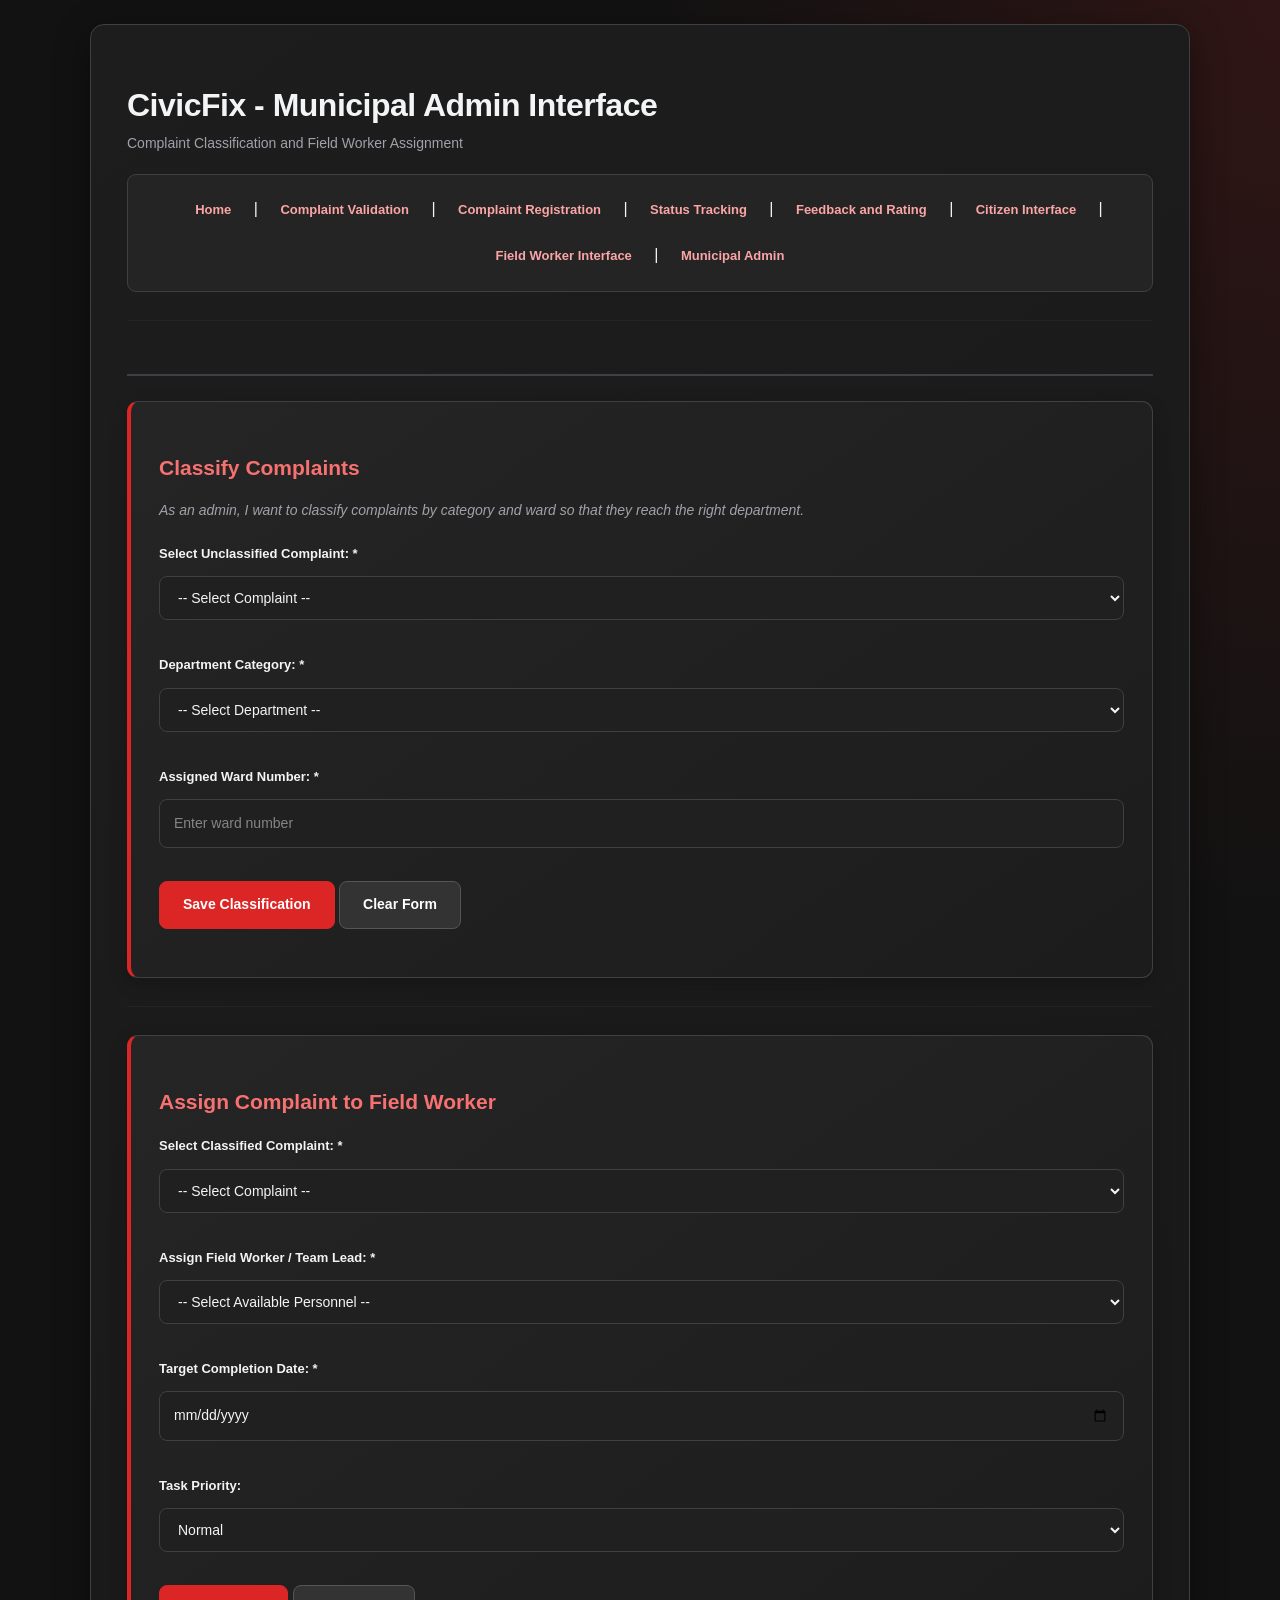
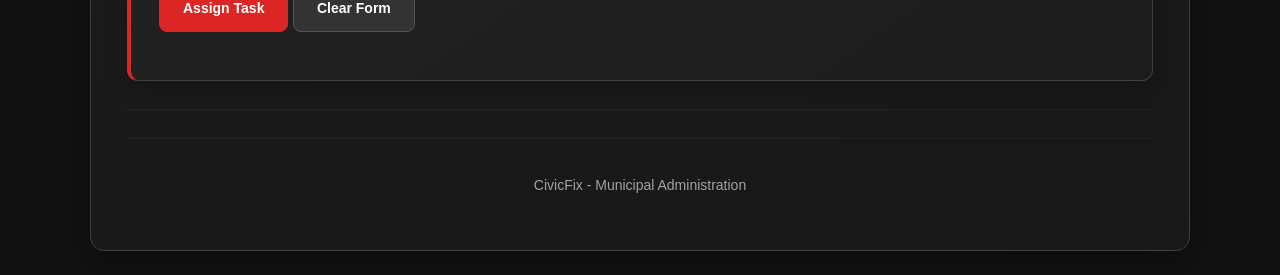
<file: html/municipal-admin.html>
<!DOCTYPE html>
<html lang="en">
<head>
    <meta charset="UTF-8">
    <meta name="viewport" content="width=device-width, initial-scale=1.0">
    <link rel="stylesheet" href="bootstrap.min.css">
    <link rel="stylesheet" href="style.css">
    <link rel="icon" type="image/png" href="../images/favicon.png">
    <title>CivicFix - Municipal Admin Interface</title>
</head>
<body>
    <center>
    <header>
        <h1>CivicFix - Municipal Admin Interface</h1>
        <p>Complaint Classification and Field Worker Assignment</p>
        <nav>
            <a href="index.html">Home</a> |
            <a href="complaint-validation.html">Complaint Validation</a> |
            <a href="complaint-registration.html">Complaint Registration</a> |
            <a href="status-tracking.html">Status Tracking</a> |
            <a href="feedback-and-rating.html">Feedback and Rating</a> |
            <a href="citizen.html">Citizen Interface</a> |
            <a href="field-worker.html">Field Worker Interface</a> |
            <a href="municipal-admin.html">Municipal Admin</a>
        </nav>
        <hr>
    </header>

    <main>
        <section>
            <h2>Classify Complaints</h2>
            <p><em>As an admin, I want to classify complaints by category and ward so that they reach the right department.</em></p>
            <form action="#" method="post">
                <p>
                    <label for="admin_complaint_id">Select Unclassified Complaint: <strong>*</strong></label><br>
                    <select id="admin_complaint_id" name="complaint_id" required>
                        <option value="">-- Select Complaint --</option>
                        <option value="CF-9901">CF-9901 - Unassigned Pothole</option>
                        <option value="CF-9902">CF-9902 - Broken Pipe</option>
                    </select>
                </p>
                <p>
                    <label for="department">Department Category: <strong>*</strong></label><br>
                    <select id="department" name="department" required>
                        <option value="">-- Select Department --</option>
                        <option value="engineering">Engineering and Roads</option>
                        <option value="sanitation">Sanitation and Health</option>
                        <option value="electrical">Electrical / Streetlights</option>
                        <option value="water">Water Supply and Sewage</option>
                    </select>
                </p>
                <p>
                    <label for="ward_no">Assigned Ward Number: <strong>*</strong></label><br>
                    <input type="number" id="ward_no" name="ward_no" min="1" max="100" required placeholder="Enter ward number">
                </p>
                <button type="submit">Save Classification</button>
                <button type="reset">Clear Form</button>
            </form>
        </section>

        <hr>

        <section>
            <h2>Assign Complaint to Field Worker</h2>

            <form action="#" method="post">
                <p>
                    <label for="classified_complaint_id">Select Classified Complaint: <strong>*</strong></label><br>
                    <select id="classified_complaint_id" name="complaint_id" required>
                        <option value="">-- Select Complaint --</option>
                        <option value="CF-9901">CF-9901 - Ward 12 - Road Department</option>
                    </select>
                </p>
                <p>
                    <label for="field_worker">Assign Field Worker / Team Lead: <strong>*</strong></label><br>
                    <select id="field_worker" name="field_worker" required>
                        <option value="">-- Select Available Personnel --</option>
                        <option value="fw_01">Ramesh Kumar - Roads Crew A</option>
                        <option value="fw_02">Suresh Vignesh - Roads Crew B</option>
                        <option value="fw_03">Amit Singh - Sanitation Lead</option>
                    </select>
                </p>
                <p>
                    <label for="due_date">Target Completion Date: <strong>*</strong></label><br>
                    <input type="date" id="due_date" name="due_date" required>
                </p>
                <p>
                    <label for="priority">Task Priority:</label><br>
                    <select id="priority" name="priority">
                        <option value="normal">Normal</option>
                        <option value="high">High</option>
                        <option value="urgent">Urgent</option>
                    </select>
                </p>
                <button type="submit">Assign Task</button>
                <button type="reset">Clear Form</button>
            </form>
        </section>

        <hr>


    </main>

    <hr>
    <footer><p>CivicFix - Municipal Administration</p></footer>
    </center>
</body>
</html>
</file>
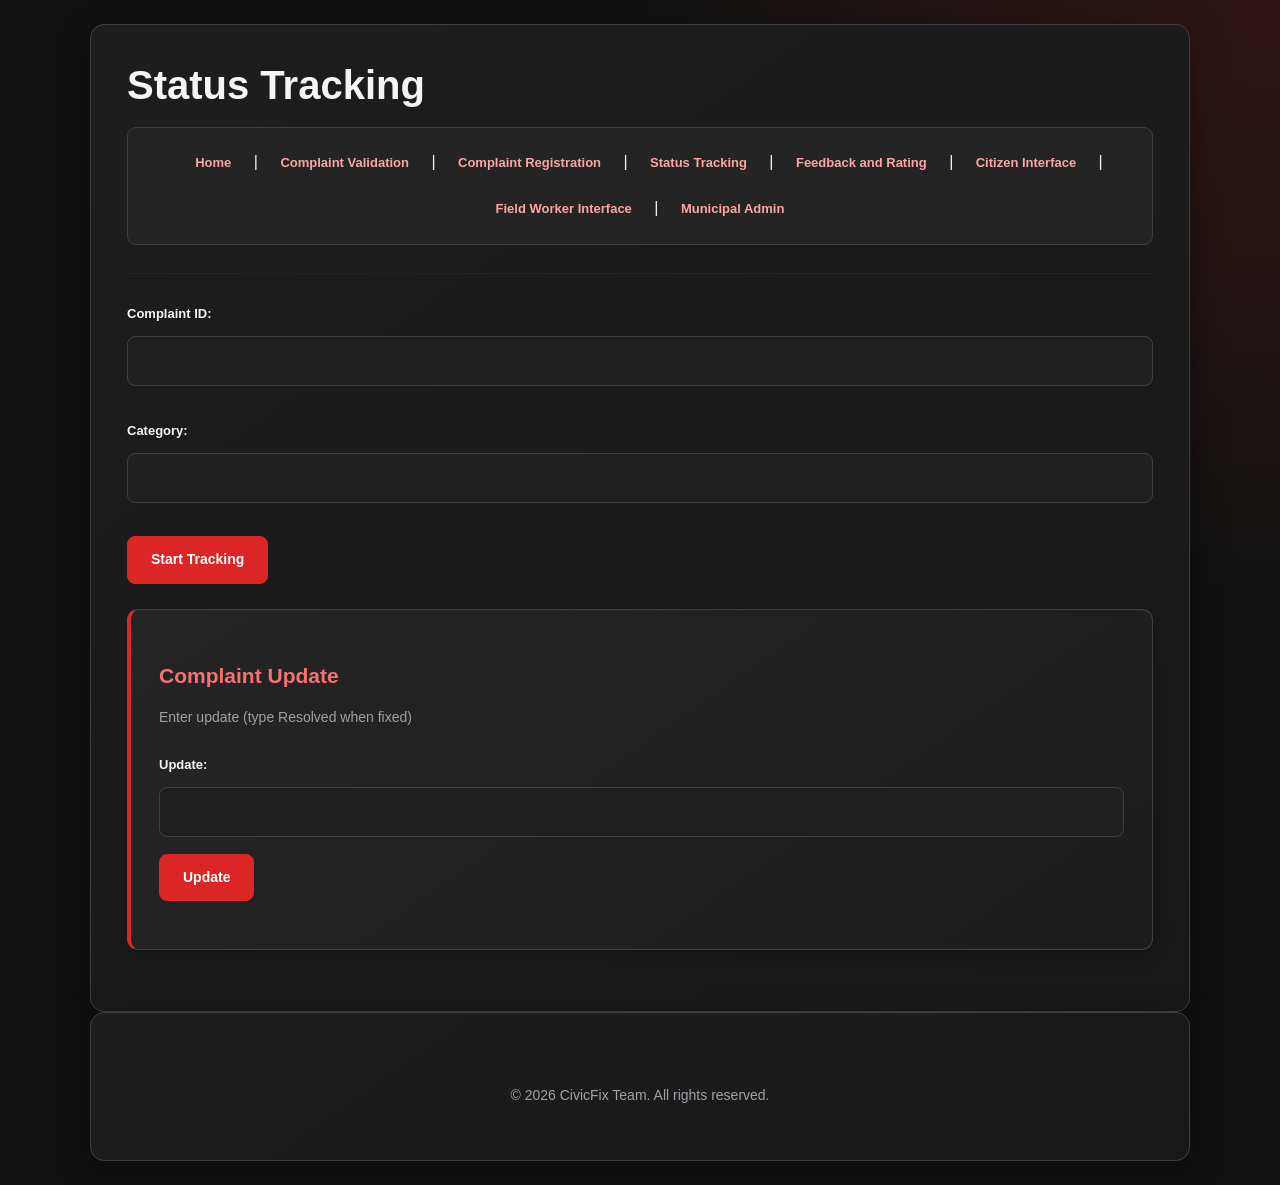
<file: html/status-tracking.html>
<!DOCTYPE html>
<html lang="en">
<head>
    <meta charset="UTF-8">
    <meta name="viewport" content="width=device-width, initial-scale=1.0">
    <link rel="stylesheet" href="bootstrap.min.css">
    <link rel="stylesheet" href="style.css">
    <link rel="icon" type="image/png" href="../images/favicon.png">
    <title>Status Tracking</title>
</head>
<body>
    <center>
    <h1>Status Tracking</h1>
    <nav>
        <a href="index.html">Home</a> |
        <a href="complaint-validation.html">Complaint Validation</a> |
        <a href="complaint-registration.html">Complaint Registration</a> |
        <a href="status-tracking.html">Status Tracking</a> |
        <a href="feedback-and-rating.html">Feedback and Rating</a> |
        <a href="citizen.html">Citizen Interface</a> |
        <a href="field-worker.html">Field Worker Interface</a> |
        <a href="municipal-admin.html">Municipal Admin</a>
    </nav>
    <hr>

    <form id="trackingForm">
        <p>
            <label for="complaintId">Complaint ID:</label><br>
            <input type="text" id="complaintId" name="complaintId" required>
        </p>
        <p>
            <label for="category">Category:</label><br>
            <input type="text" id="category" name="category" required>
        </p>
        <button type="submit">Start Tracking</button>
    </form>

    <section id="updateSection">
        <h2>Complaint Update</h2>
        <p>Enter update (type Resolved when fixed)</p>
        <form id="updateForm">
            <label for="updateText">Update:</label>
            <input type="text" id="updateText" name="updateText" required>
            <button type="submit" id="updateButton">Update</button>
        </form>
    </section>

    <div id="trackingResult"></div>
    </center>
    <center>
    <footer>
        <p>&copy; 2026 CivicFix Team. All rights reserved.</p>
    </footer>
    </center>
</body>
</html>
</file>
<file: html/style.css>
/* ==========================================
   CIVICFIX - DARK CIVIC BOOTSTRAP THEME
   Bootstrap 5.3
   ========================================== */


/* THEME VARIABLES */

:root {
    --bg: #121212;
    --surface: #1B1B1B;
    --surface-hover: #252525;

    --ink: #F3F4F6;
    --muted: #A1A1AA;

    --primary: #DC2626;
    --primary-hover: #B91C1C;
    --primary-soft: rgba(220, 38, 38, 0.15);

    --border: #3F3F46;
    --gold: #D6A744;

    --radius: 12px;

    --bs-body-bg: var(--bg);
    --bs-body-color: var(--ink);
    --bs-primary: var(--primary);
    --bs-border-color: var(--border);
}


/* GENERAL */

* {
    box-sizing: border-box;
}

html {
    scroll-behavior: smooth;
}

body {
    margin: 0;
    padding: 24px;

    background-color: var(--bg);

    background-image:
        radial-gradient(
            ellipse at top right,
            rgba(220, 38, 38, 0.15),
            transparent 40rem
        );

    color: var(--ink);

    font-family: "Segoe UI", Arial, sans-serif;
    line-height: 1.7;
}


/* MAIN CONTAINER */

center {
    display: block;

    max-width: 1100px;
    margin: 0 auto;
    padding: 36px;

    background: linear-gradient(
        145deg,
        #1D1D1D,
        #181818
    );

    color: var(--ink);

    border: 1px solid var(--border);
    border-radius: 14px;

    box-shadow: 0 10px 35px rgba(0, 0, 0, 0.4);

    text-align: left;
}


/* HEADER */

header {
    margin-bottom: 24px;
    padding: 25px 0;

    border-bottom: 2px solid var(--border);
}

header h1 {
    margin: 0 0 8px;

    color: var(--ink);

    font-size: 32px;
    font-weight: 800;
    letter-spacing: -0.5px;
}

header p {
    color: var(--muted);
}


/* HEADINGS */

h1, h2, h3, h4 {
    color: var(--ink);
    font-weight: 700;
}

h2 {
    margin: 25px 0 18px;

    color: #F87171;
    font-size: 21px;
}

h3 {
    color: #FCA5A5;
    font-size: 18px;
}

p {
    color: var(--muted);
    font-size: 14px;
}


/* NAVIGATION */

nav {
    margin: 18px 0;
    padding: 12px;

    background: #242424;

    border: 1px solid var(--border);
    border-radius: 9px;

    text-align: center;
}

nav a {
    display: inline-block;

    padding: 9px 15px;
    margin: 3px;

    color: #FCA5A5;

    text-decoration: none;
    font-size: 13px;
    font-weight: 600;

    border-radius: 6px;

    transition: 0.25s;
}

nav a:hover,
nav a[aria-current="page"] {
    background: var(--primary);
    color: #FFFFFF;
}


/* SECTIONS */

section {
    margin: 25px 0;
    padding: 28px;

    background: linear-gradient(
        145deg,
        #252525,
        #1C1C1C
    );

    border: 1px solid var(--border);
    border-left: 4px solid var(--primary);

    border-radius: 11px;

    box-shadow: 0 5px 18px rgba(0, 0, 0, 0.2);

    transition: border-color 0.25s, box-shadow 0.25s;
}

section:hover {
    border-left-color: #F87171;
    box-shadow: 0 8px 24px rgba(0, 0, 0, 0.3);
}


/* FORMS */

form {
    margin: 20px 0;
}

label {
    display: inline-block;
    margin-bottom: 7px;

    color: #F3F4F6;

    font-size: 13px;
    font-weight: 650;
}


/* INPUTS */

input,
select,
textarea,
.form-control,
.form-select {
    width: 100%;
    padding: 12px 14px;
    margin-top: 4px;
    margin-bottom: 17px;

    background-color: #202020;
    color: var(--ink);

    border: 1px solid var(--border);
    border-radius: 8px;

    font-family: inherit;
    font-size: 14px;
}

input::placeholder,
textarea::placeholder {
    color: #858585;
}

input:focus,
select:focus,
textarea:focus,
.form-control:focus,
.form-select:focus {
    background-color: #242424;
    color: #FFFFFF;

    border-color: var(--primary);

    box-shadow: 0 0 0 3px var(--primary-soft);

    outline: none;
}

select option {
    background: #202020;
    color: #FFFFFF;
}

input[type="radio"],
input[type="checkbox"] {
    width: auto;
    accent-color: var(--primary);
}

input[type="file"] {
    background: #252525;
    color: var(--muted);
    border: 1px dashed #666666;
}

.form-check-input {
    background-color: #292929;
    border-color: #666666;
}

.form-check-input:checked {
    background-color: var(--primary);
    border-color: var(--primary);
}


/* FIELDSET */

fieldset {
    padding: 20px;
    margin-bottom: 20px;

    background: #202020;

    border: 1px solid var(--border);
    border-radius: 9px;
}

legend {
    padding: 0 10px;

    color: #F87171;
    font-weight: 700;
}


/* BUTTONS */

button,
.btn {
    padding: 11px 23px;

    background: var(--primary);
    color: #FFFFFF;

    border: 1px solid var(--primary);
    border-radius: 8px;

    font-size: 14px;
    font-weight: 650;

    transition: 0.25s;
}

button:hover,
.btn:hover {
    background: var(--primary-hover);
    border-color: var(--primary-hover);
    color: #FFFFFF;

    transform: translateY(-2px);
}

.btn-primary {
    background-color: var(--primary);
    border-color: var(--primary);
}

.btn-primary:hover {
    background-color: var(--primary-hover);
    border-color: var(--primary-hover);
}

.btn-outline-danger {
    color: #F87171;
    border-color: var(--primary);
}

.btn-outline-danger:hover {
    background: var(--primary);
    color: #FFFFFF;
}

button[type="reset"],
.photo-cancel-button {
    background: #333333;
    color: #FFFFFF;
    border-color: #555555;
}

button[type="reset"]:hover,
.photo-cancel-button:hover {
    background: #444444;
}

.location-button {
    margin-bottom: 10px;
    padding: 9px 16px;
    background: #333333;
    border-color: #555555;
    font-size: 13px;
}

.location-button:hover {
    background: #444444;
    border-color: #666666;
}

.location-button:disabled,
.location-button:disabled:hover {
    cursor: wait;
    opacity: 0.65;
    transform: none;
}


/* TABLES */

table,
.table {
    width: 100%;

    background-color: var(--surface);

    border-color: var(--border);
    border-radius: 8px;

    overflow: hidden;
}

th,
.table th {
    padding: 14px;

    background-color: #292929;
    color: #F87171;

    border-color: var(--border);
    font-size: 13px;
}

td,
.table td {
    padding: 13px;

    background-color: #1E1E1E;
    color: var(--ink);

    border-color: var(--border);
    font-size: 13px;
}

.table-striped > tbody > tr:nth-of-type(odd) > * {
    background-color: #252525;
    color: var(--ink);
}

.table-hover > tbody > tr:hover > * {
    background-color: #303030;
    color: #FFFFFF;
}


/* CARDS */

.card {
    background: linear-gradient(
        145deg,
        #252525,
        #1B1B1B
    );

    color: var(--ink);

    border: 1px solid var(--border);
    border-radius: 11px;

    box-shadow: 0 5px 18px rgba(0, 0, 0, 0.25);
}

.card-header {
    background: #292929;
    color: #F87171;

    border-bottom: 1px solid var(--border);
}

.card-body {
    color: var(--ink);
}


/* BOOTSTRAP BADGES */

.badge {
    padding: 7px 11px;
    border-radius: 6px;
}

.badge-pending {
    background: #713F12;
    color: #FDE68A;
}

.badge-progress {
    background: #1E3A5F;
    color: #93C5FD;
}

.badge-resolved {
    background: #14532D;
    color: #86EFAC;
}


/* ALERTS */

.alert {
    border-radius: 9px;
    border-width: 1px;
}

.alert-success {
    background: #173D29;
    color: #86EFAC;
    border-color: #276749;
}

.alert-danger {
    background: #451A1A;
    color: #FCA5A5;
    border-color: #7F1D1D;
}

.alert-warning {
    background: #422E12;
    color: #FDE68A;
    border-color: #78551D;
}


/* DIVIDERS */

hr {
    height: 1px;
    margin: 28px 0;

    background: var(--border);
    border: 0;
}


/* LINKS */

a {
    color: #F87171;
    text-decoration: none;
}

a:hover {
    color: #FCA5A5;
}


/* IMAGES */

img,
video,
iframe {
    max-width: 100%;
    border-radius: 9px;
}


/* LANDING PAGE */

.landing-body {
    background-color: var(--bg);
}

.landing-body > header {
    max-width: 1000px;
    margin: 20px auto;
    padding: 20px 0;
}

.landing-body > nav {
    max-width: 1000px;
    margin: 16px auto;
    padding: 8px;
}

.landing-main {
    max-width: 1000px;
    margin: auto;
}

.landing-main > section {
    max-width: none;
    margin: 0;
    padding: 25px 4px;

    background: transparent;

    border: none;
    border-bottom: 1px solid var(--border);

    border-radius: 0;
    box-shadow: none;
}

.landing-main > section:hover {
    box-shadow: none;
}

.landing-main > .landing-hero {
    padding: 50px 4px;
}


/* HERO SECTION */

.hero-copy h2 {
    max-width: 700px;

    margin: 0 0 16px;

    color: #FFFFFF;

    font-size: 44px;
    line-height: 1.2;
}

.hero-copy > p {
    max-width: 680px;
    font-size: 15px;
}

.hero-actions {
    display: flex;
    flex-wrap: wrap;
    gap: 12px;
    margin-top: 22px;
}

.hero-actions a {
    display: inline-block;
    padding: 11px 19px;

    border: 1px solid var(--primary);
    border-radius: 8px;

    font-weight: 650;
    font-size: 14px;

    transition: 0.25s;
}

.hero-actions a:first-child {
    background: var(--primary);
    color: #FFFFFF;
}

.hero-actions a:last-child {
    background: transparent;
    color: var(--ink);
}

.hero-actions a:hover {
    background: var(--primary-hover);
    color: #FFFFFF;
}


/* WORKFLOW */

.workflow-steps {
    display: grid;
    grid-template-columns: repeat(4, minmax(0, 1fr));

    gap: 18px;

    margin: 0;
    padding: 0;

    list-style: none;
}

.workflow-steps li {
    display: grid;
    grid-template-columns: 30px 1fr;

    gap: 5px 9px;

    margin: 0;
    padding: 15px;

    background: #202020;

    border: 1px solid var(--border);
    border-radius: 9px;
}

.step-number {
    grid-row: span 2;

    display: grid;
    width: 28px;
    height: 28px;

    place-items: center;

    background: var(--primary-soft);
    color: #F87171;

    border-radius: 50%;

    font-size: 12px;
    font-weight: 700;
}

.workflow-steps strong {
    color: #FFFFFF;
}

.workflow-steps li > span:last-child {
    color: var(--muted);
    font-size: 12px;
}


/* PORTAL LINKS */

.portal-links {
    display: grid;
    grid-template-columns: repeat(3, minmax(0, 1fr));
    gap: 14px;
}

.portal-links a {
    display: flex;
    flex-direction: column;

    gap: 7px;

    padding: 20px;

    background: #202020;

    border: 1px solid var(--border);
    border-radius: 10px;

    color: var(--ink);

    transition: 0.25s;
}

.portal-links a:hover {
    background: #292020;

    border-color: var(--primary);

    transform: translateY(-3px);
}

.portal-links a strong {
    color: #F87171;
    font-size: 15px;
}

.portal-links a span {
    color: var(--muted);
    font-size: 12px;
}


/* FOOTER */

footer {
    margin-top: 35px;

    color: var(--muted);

    text-align: center;
    font-size: 13px;
}

.landing-body > footer {
    max-width: 1000px;
    margin: 20px auto;
    padding: 18px 0;

    border-top: 1px solid var(--border);
}


/* ACCESSIBILITY */

:focus-visible {
    outline: 3px solid #F87171;
    outline-offset: 3px;
}

.field-hint {
    display: block;
    margin-top: -10px;
    color: var(--muted);
    font-size: 12px;
}

.location-hint {
    margin-top: 4px;
}

.form-feedback {
    padding: 10px 12px;
    border: 1px solid var(--border);
    border-radius: 8px;
}

.form-feedback:empty {
    display: none;
}

.form-feedback[data-state="error"] {
    background: #451A1A;
    border-color: #7F1D1D;
    color: #FCA5A5;
}

.form-feedback[data-state="success"] {
    background: #173D29;
    border-color: #276749;
    color: #86EFAC;
}

.photo-preview {
    display: block;
    max-width: 100%;
    max-height: 320px;
    margin: 12px 0 18px;
    object-fit: contain;
}

/* RESPONSIVE LAYOUT */

@media screen and (max-width: 768px) {
    body {
        padding: 16px;
    }

    center {
        padding: 24px;
    }

    nav {
        padding: 8px;
    }

    nav a {
        margin: 2px;
        padding: 8px 10px;
    }

    .workflow-steps {
        grid-template-columns: repeat(2, minmax(0, 1fr));
        gap: 12px;
    }

    .portal-links {
        grid-template-columns: repeat(2, minmax(0, 1fr));
    }
}

@media screen and (max-width: 576px) {
    body {
        padding: 10px;
    }

    center {
        width: 100%;
        padding: 18px 14px;
    }

    header {
        padding: 18px 0;
    }

    header h1 {
        font-size: 26px;
    }

    nav a {
        padding: 7px;
        font-size: 12px;
    }

    section {
        margin: 16px 0;
        padding: 18px;
    }

    .landing-main > section {
        padding: 20px 2px;
    }

    .landing-main > .landing-hero {
        padding: 30px 2px;
    }

    .hero-copy h2 {
        font-size: clamp(30px, 8vw, 36px);
    }

    .hero-actions a {
        padding: 10px 12px;
        font-size: 13px;
    }

    .workflow-steps,
    .portal-links {
        grid-template-columns: minmax(0, 1fr);
    }

    .workflow-steps li {
        padding: 14px;
    }

    form {
        max-width: 100%;
    }

    input,
    select,
    textarea,
    .form-control,
    .form-select {
        min-width: 0;
    }

    table {
        display: block;
        max-width: 100%;
        overflow-x: auto;
    }
}


/* REDUCED MOTION */

@media (prefers-reduced-motion: reduce) {
    *,
    *::before,
    *::after {
        scroll-behavior: auto !important;
        transition: none !important;
        animation: none !important;
    }
}
</file>
